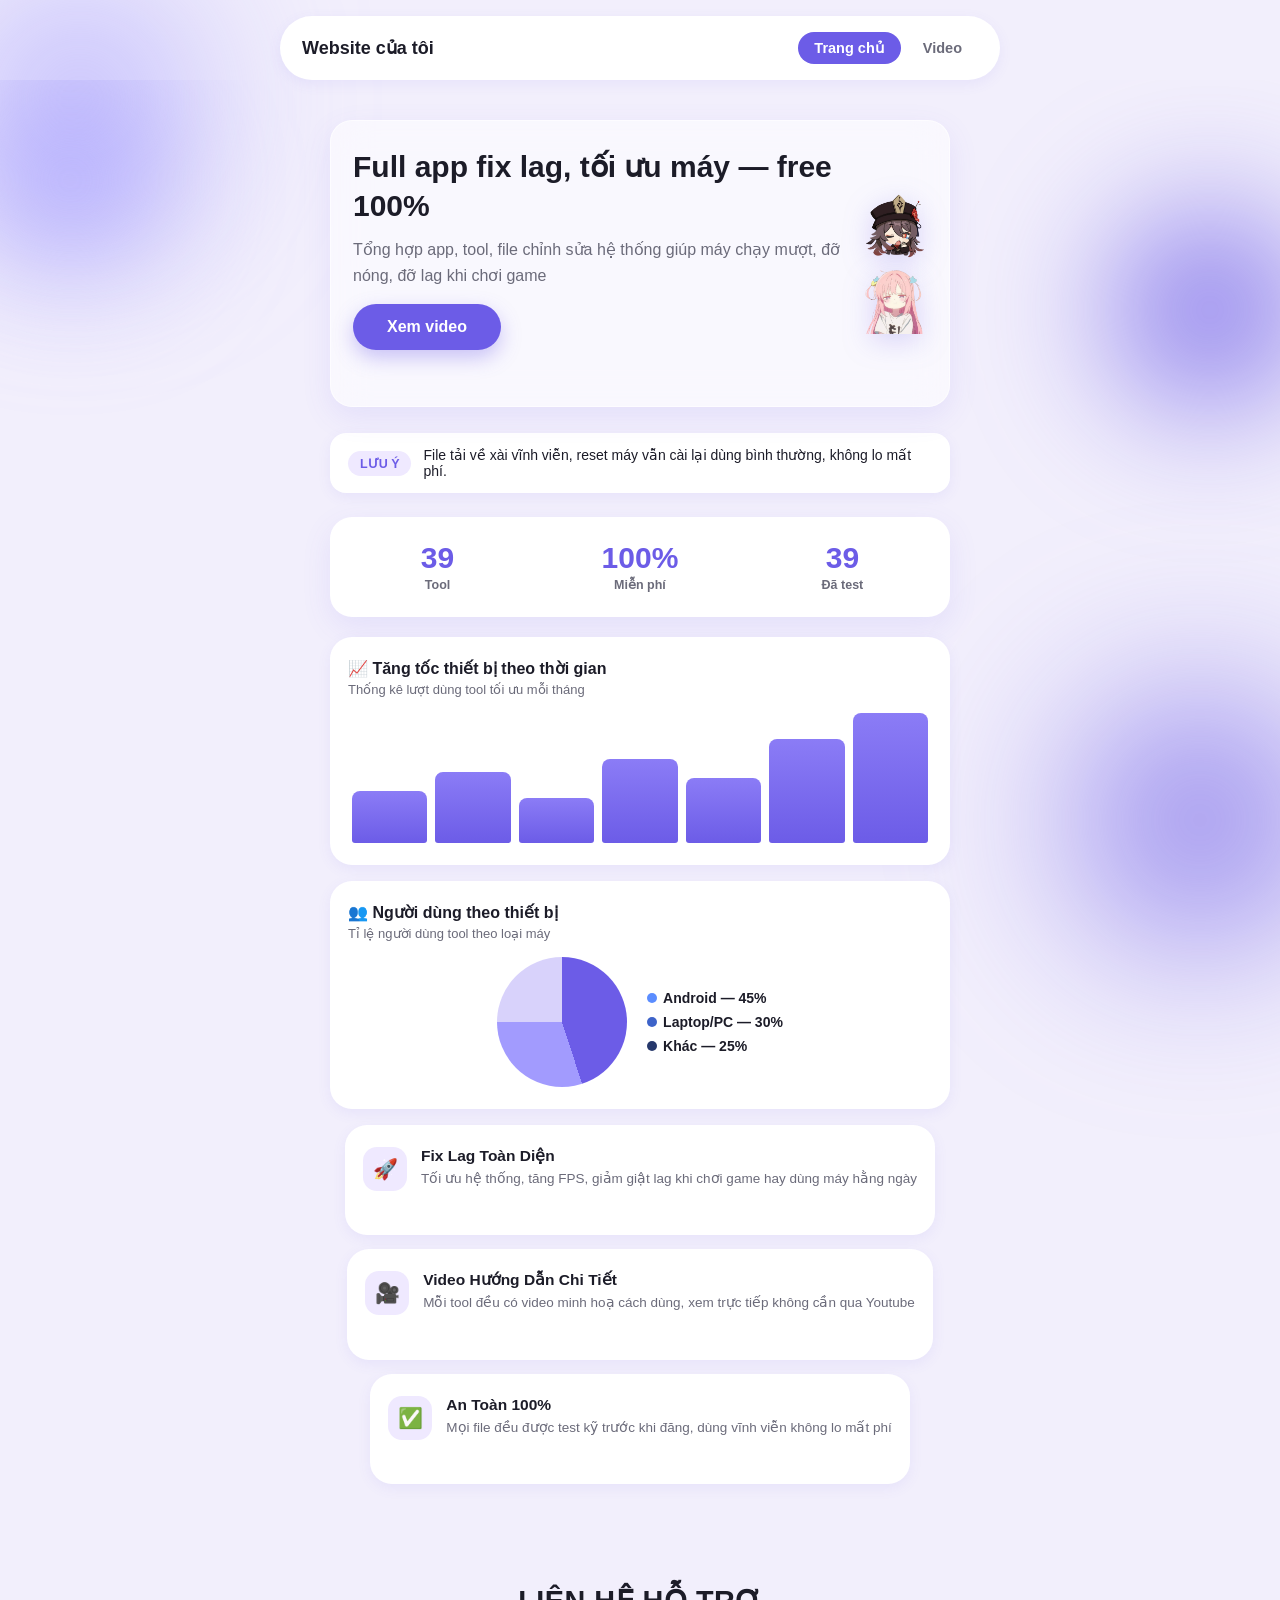
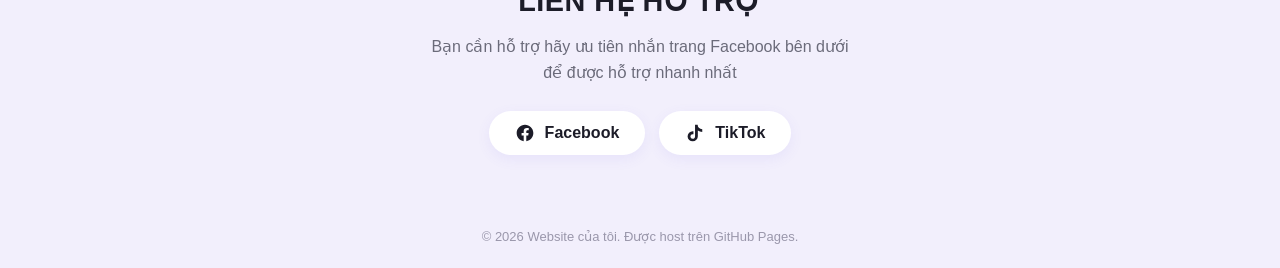
<file: index.html>
<!DOCTYPE html>
<html lang="vi">
<head>
<meta charset="UTF-8">
<meta name="viewport" content="width=device-width, initial-scale=1.0">
<meta name="google-site-verification" content="l7pmv0YOais7IhO-8gGcfG7X9OXu8eJnVeFAGXT8M7o" />
<title>Minh Khang Technology</title>
<link rel="stylesheet" href="assets/style.css">
<script async src="https://pagead2.googlesyndication.com/pagead/js/adsbygoogle.js?client=ca-pub-3148969488890672"
     crossorigin="anonymous"></script>
</head>
<body>

<header class="topbar">
  <div class="logo">Website của tôi</div>
  <nav>
    <a href="index.html" class="active">Trang chủ</a>
    <a href="video.html">Video</a>
  </nav>
</header>

 <main class="hero">
   <div class="hero-glass">
  <div class="hero-top">
    <div class="hero-text">
      <h1>Full app fix lag, tối ưu máy — free 100%</h1>
      <p>Tổng hợp app, tool, file chỉnh sửa hệ thống giúp máy chạy mượt, đỡ nóng, đỡ lag khi chơi game</p>
      <a href="video.html" class="btn-primary">Xem video</a>
    </div>
    <div class="mascot-wrap">
      <img src="assets/mascot.png" alt="Mascot" class="mascot-img">
      <img src="assets/mascot2.png" alt="Mascot 2" class="mascot-img-2">
    </div>
  </div>
</div>
  <div class="banner">
    <b>LƯU Ý</b>
    <span>File tải về xài vĩnh viễn, reset máy vẫn cài lại dùng bình thường, không lo mất phí.</span>
  </div>

  <div class="stats-block">
    <div class="stat-item"><span class="num" data-target="39">0</span><span class="label">Tool</span></div>
    <div class="stat-item"><span class="num" data-target="100" data-suffix="%">0</span><span class="label">Miễn phí</span></div>
    <div class="stat-item"><span class="num" data-target="39">0</span><span class="label">Đã test</span></div>
  </div>

  <div class="chart-block">
    <h3>📈 Tăng tốc thiết bị theo thời gian</h3>
    <div class="chart-sub">Thống kê lượt dùng tool tối ưu mỗi tháng</div>
    <div class="chart-bars" id="chartBars">
      <div class="chart-bar" data-h="40"></div>
      <div class="chart-bar" data-h="55"></div>
      <div class="chart-bar" data-h="35"></div>
      <div class="chart-bar" data-h="65"></div>
      <div class="chart-bar" data-h="50"></div>
      <div class="chart-bar" data-h="80"></div>
      <div class="chart-bar" data-h="100"></div>
    </div>
  </div>

  <div class="pie-block">
    <h3>👥 Người dùng theo thiết bị</h3>
    <div class="chart-sub">Tỉ lệ người dùng tool theo loại máy</div>
    <div class="pie-wrap">
      <div class="pie"></div>
      <div class="pie-legend">
        <div><span class="dot" style="background:#5b8dff"></span>Android — 45%</div>
        <div><span class="dot" style="background:#3d63c9"></span>Laptop/PC — 30%</div>
        <div><span class="dot" style="background:#26386b"></span>Khác — 25%</div>
      </div>
    </div>
  </div>

  <div class="features">
    <div class="feature-card">
      <div class="feature-icon">🚀</div>
      <div><h4>Fix Lag Toàn Diện</h4><p>Tối ưu hệ thống, tăng FPS, giảm giật lag khi chơi game hay dùng máy hằng ngày</p></div>
    </div>
    <div class="feature-card">
      <div class="feature-icon">🎥</div>
      <div><h4>Video Hướng Dẫn Chi Tiết</h4><p>Mỗi tool đều có video minh hoạ cách dùng, xem trực tiếp không cần qua Youtube</p></div>
    </div>
    <div class="feature-card">
      <div class="feature-icon">✅</div>
      <div><h4>An Toàn 100%</h4><p>Mọi file đều được test kỹ trước khi đăng, dùng vĩnh viễn không lo mất phí</p></div>
    </div>
  </div>
</main>
<section class="support-contact">
  <h2>LIÊN HỆ HỖ TRỢ</h2>
  <p>Bạn cần hỗ trợ hãy ưu tiên nhắn trang Facebook bên dưới<br>để được hỗ trợ nhanh nhất</p>
  <div class="support-buttons">
    <a href="https://www.facebook.com/profile.php?id=61578751087759" target="_blank" rel="noopener" class="support-btn">
      <svg viewBox="0 0 24 24" fill="currentColor"><path d="M22 12c0-5.52-4.48-10-10-10S2 6.48 2 12c0 4.99 3.66 9.13 8.44 9.88v-6.99h-2.54v-2.89h2.54V9.8c0-2.51 1.49-3.9 3.77-3.9 1.09 0 2.24.2 2.24.2v2.46h-1.26c-1.24 0-1.63.77-1.63 1.56v1.88h2.78l-.44 2.89h-2.34v6.99C18.34 21.13 22 16.99 22 12z"/></svg>
      Facebook
    </a>
    <a href="https://www.tiktok.com/@khat14013" target="_blank" rel="noopener" class="support-btn">
      <svg viewBox="0 0 24 24" fill="currentColor"><path d="M16.6 5.82c-.9-.98-1.4-2.26-1.4-3.62h-3.14v14.02c0 1.55-1.26 2.8-2.8 2.8a2.8 2.8 0 0 1-2.8-2.8 2.8 2.8 0 0 1 2.8-2.8c.3 0 .6.05.87.14V9.98a6.1 6.1 0 0 0-.87-.06 6.15 6.15 0 0 0-6.15 6.15A6.15 6.15 0 0 0 9.26 22a6.15 6.15 0 0 0 6.15-6.15V9.02a9.03 9.03 0 0 0 5.29 1.7V7.58a5.62 5.62 0 0 1-4.1-1.76z"/></svg>
      TikTok
    </a>
  </div>
</section>
<footer class="footer">
  © 2026 Website của tôi. Được host trên GitHub Pages.
</footer>

<script src="assets/script.js"></script>
</body>
</html>
</file>
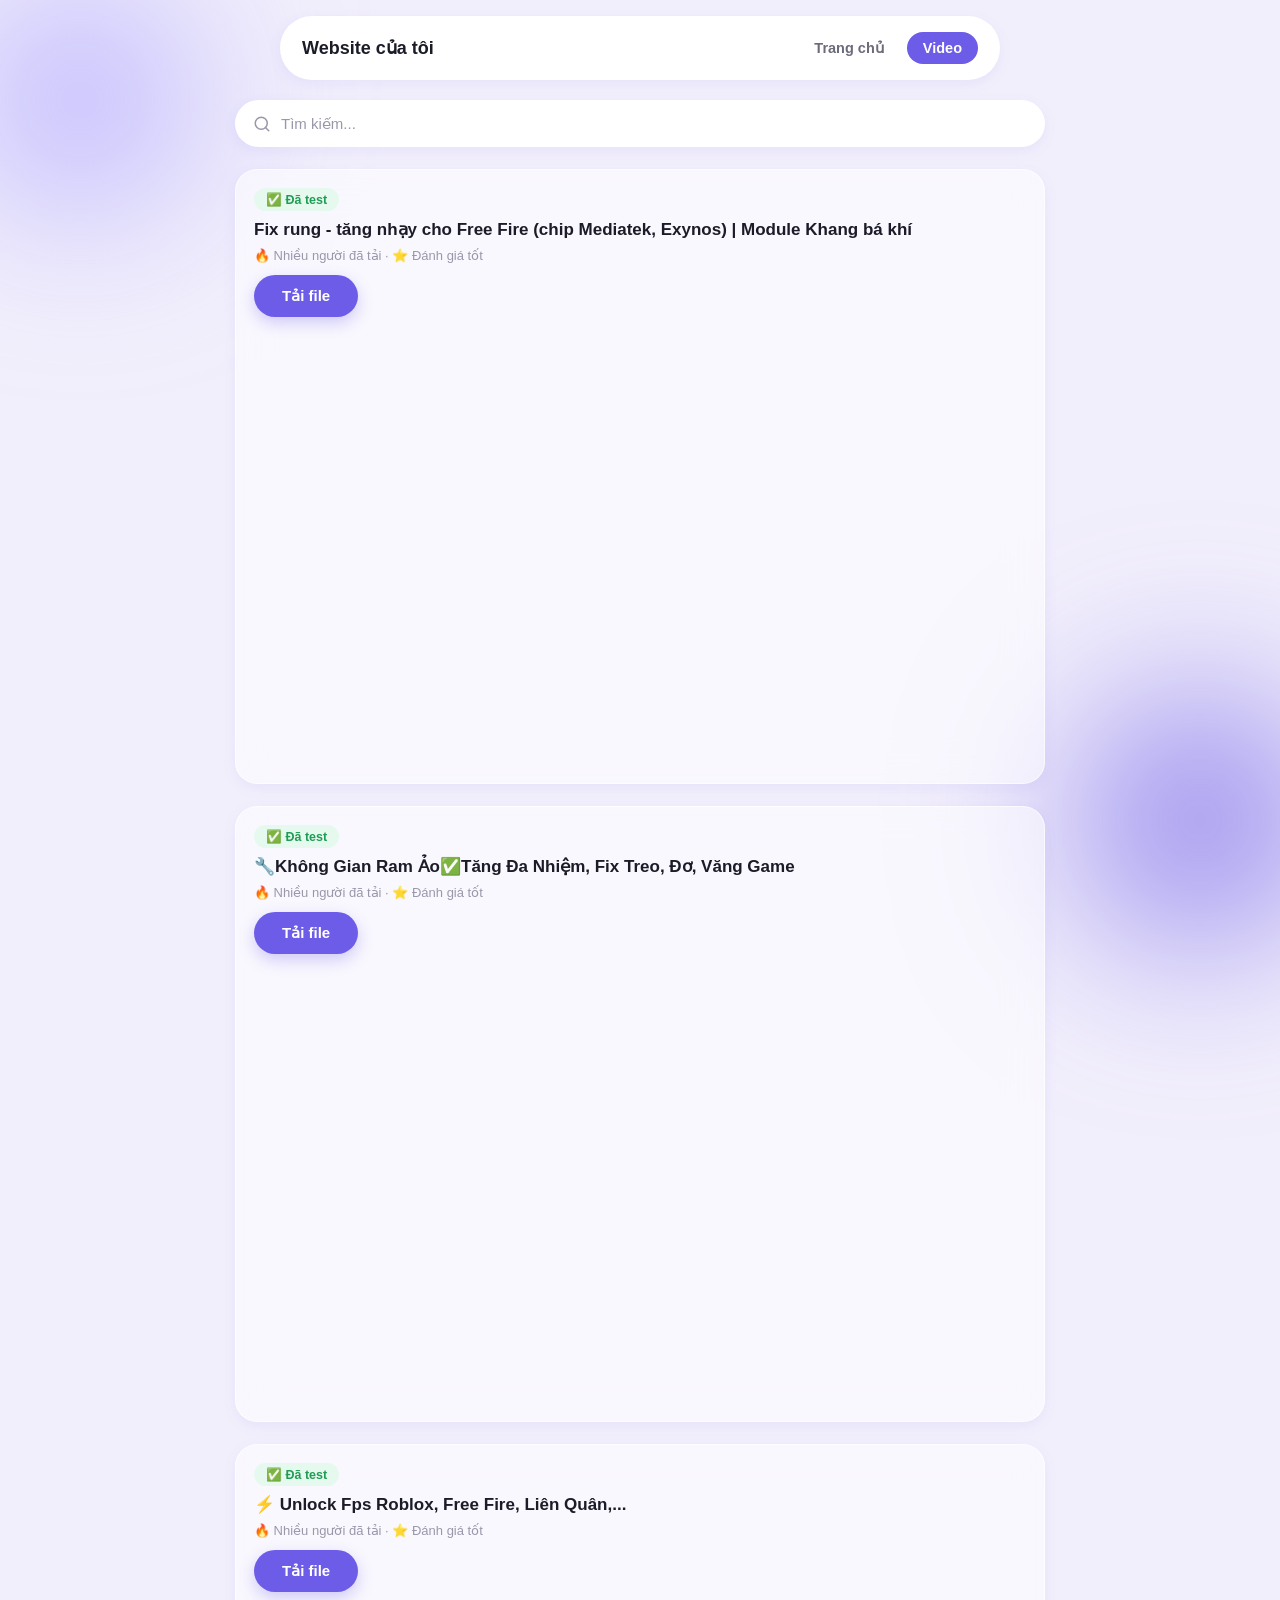
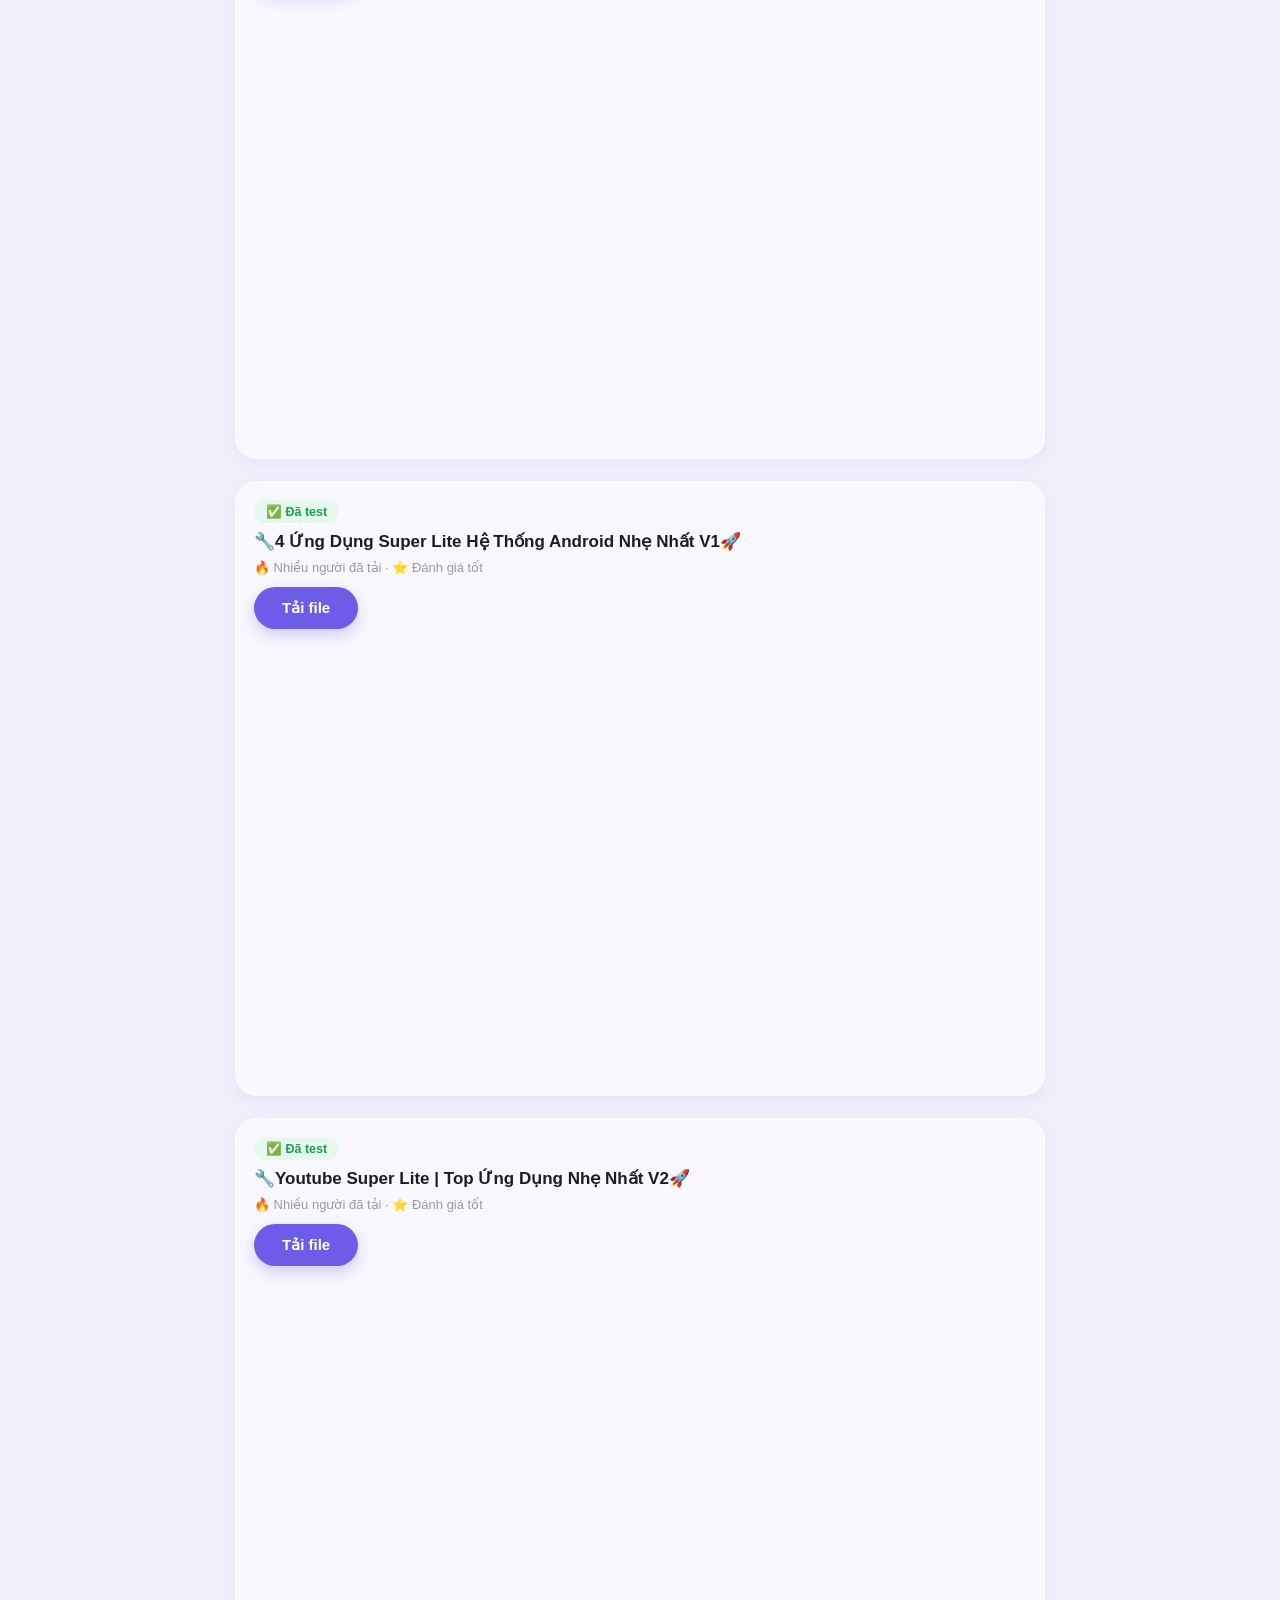
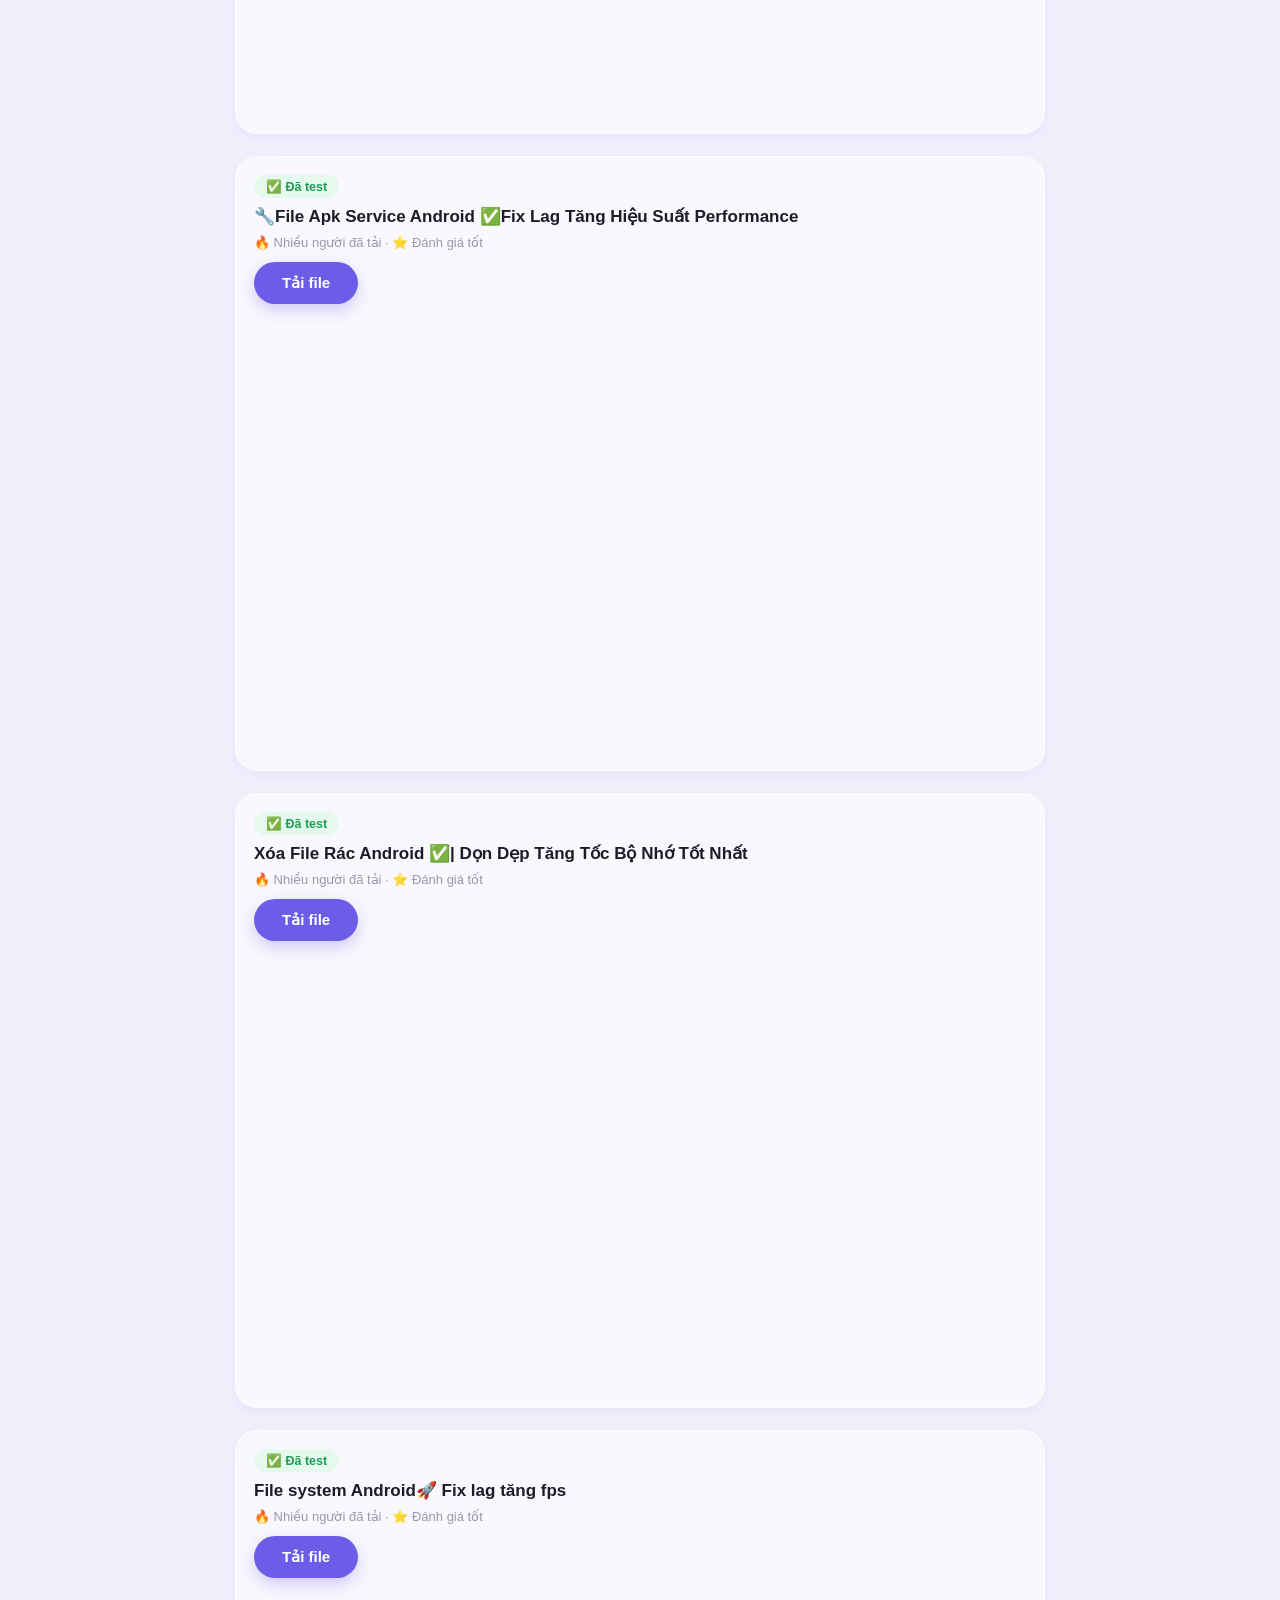
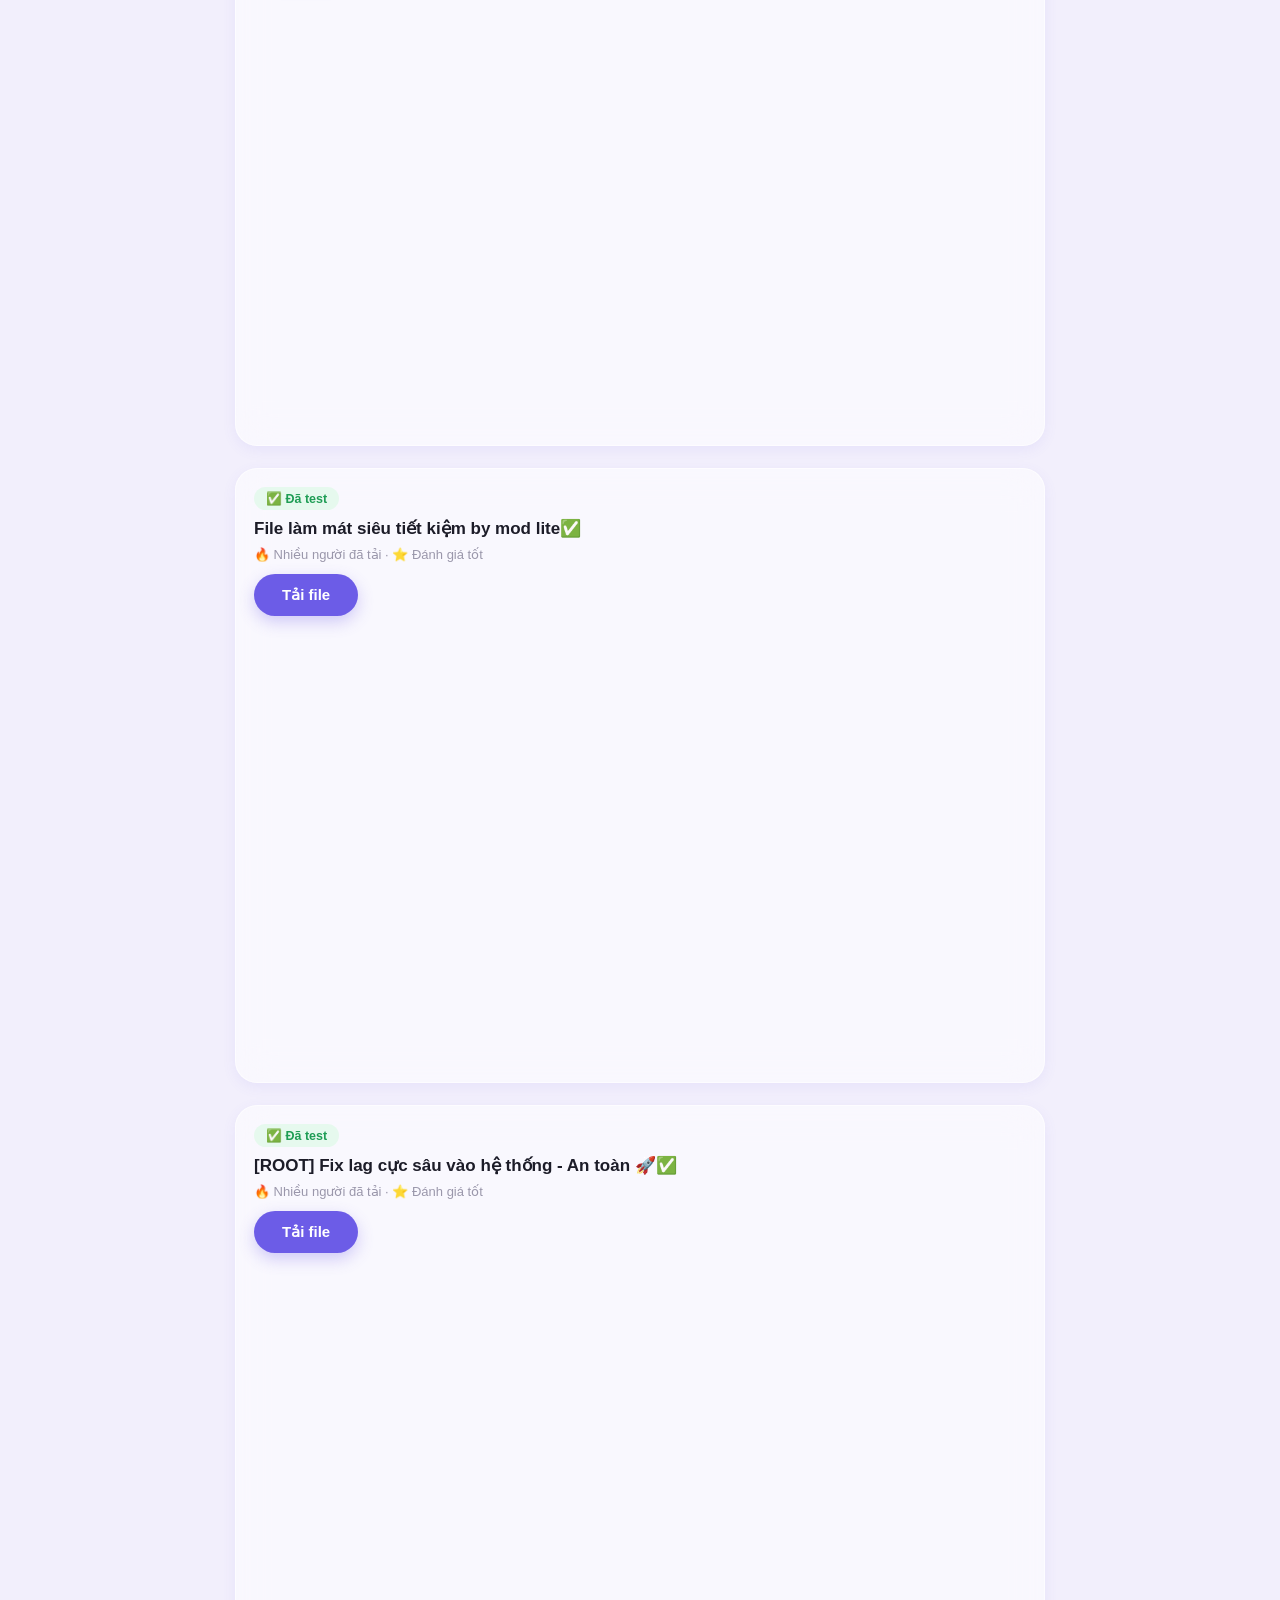
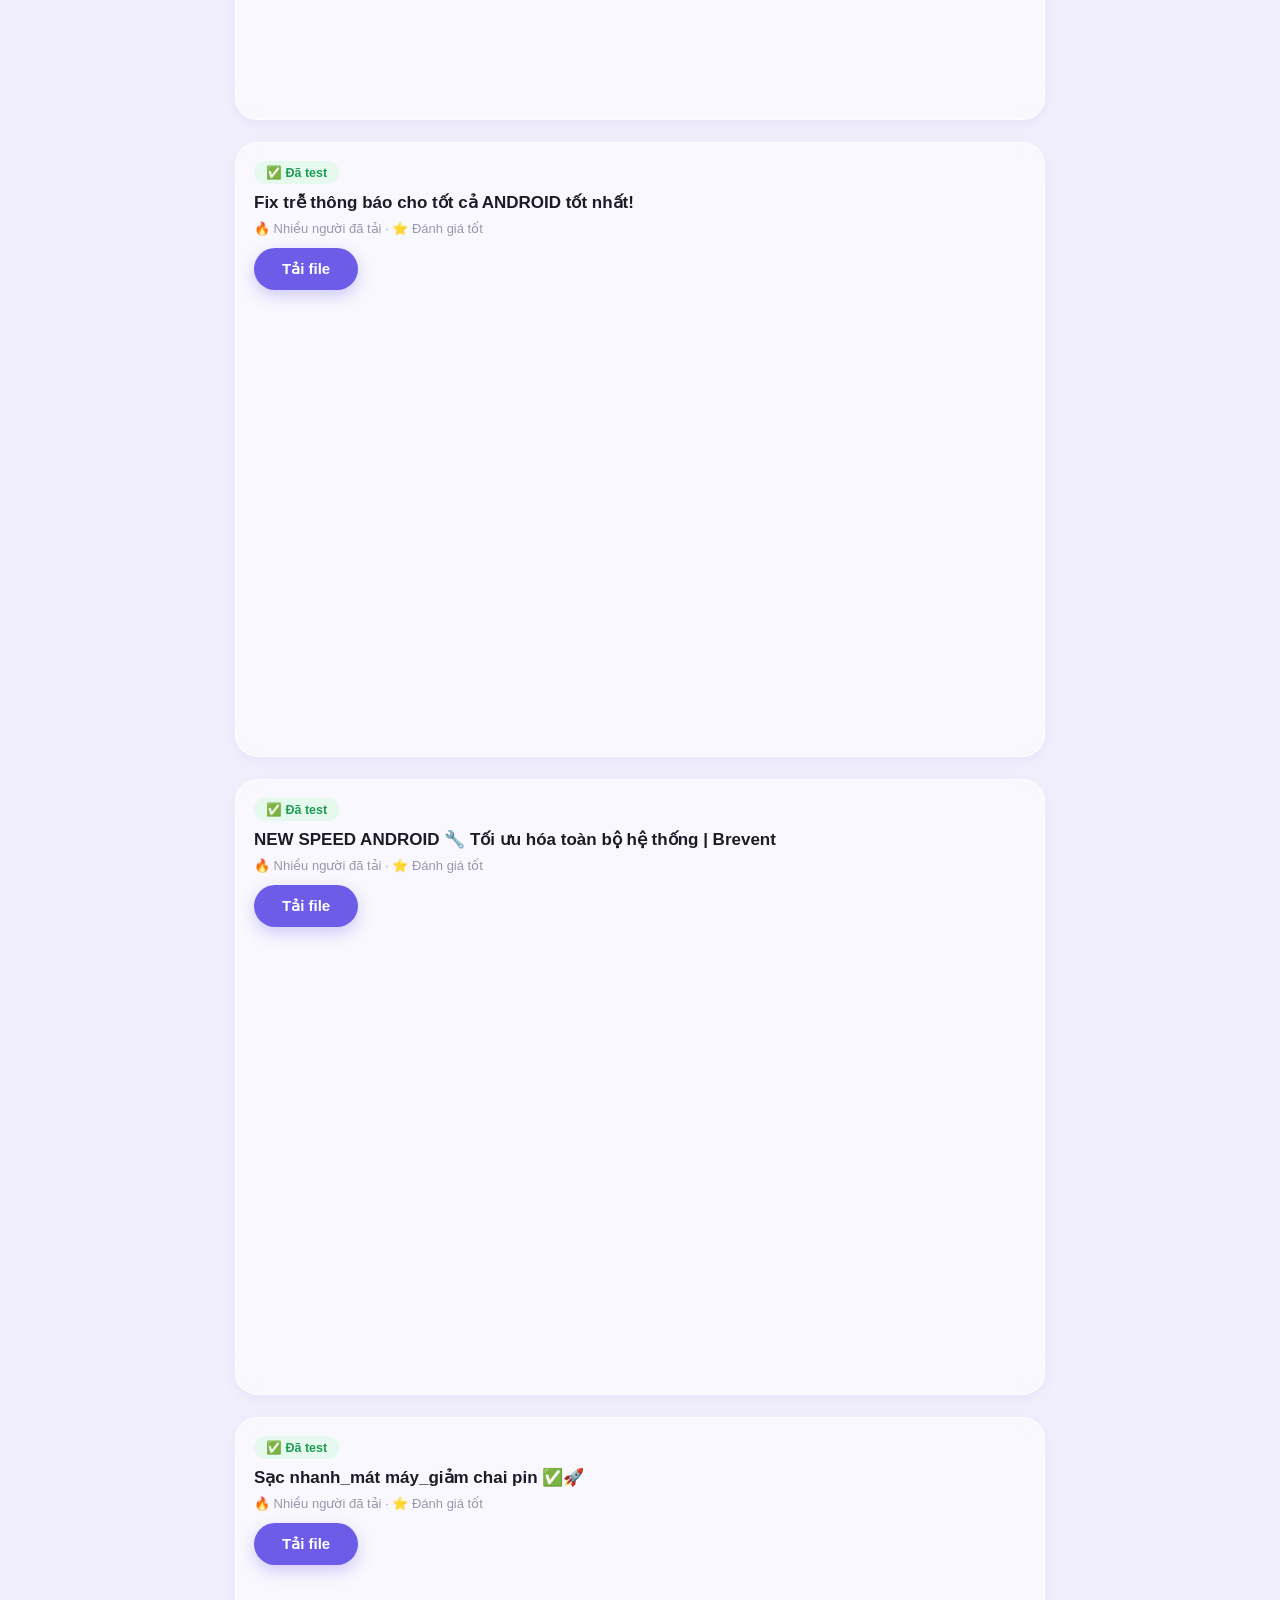
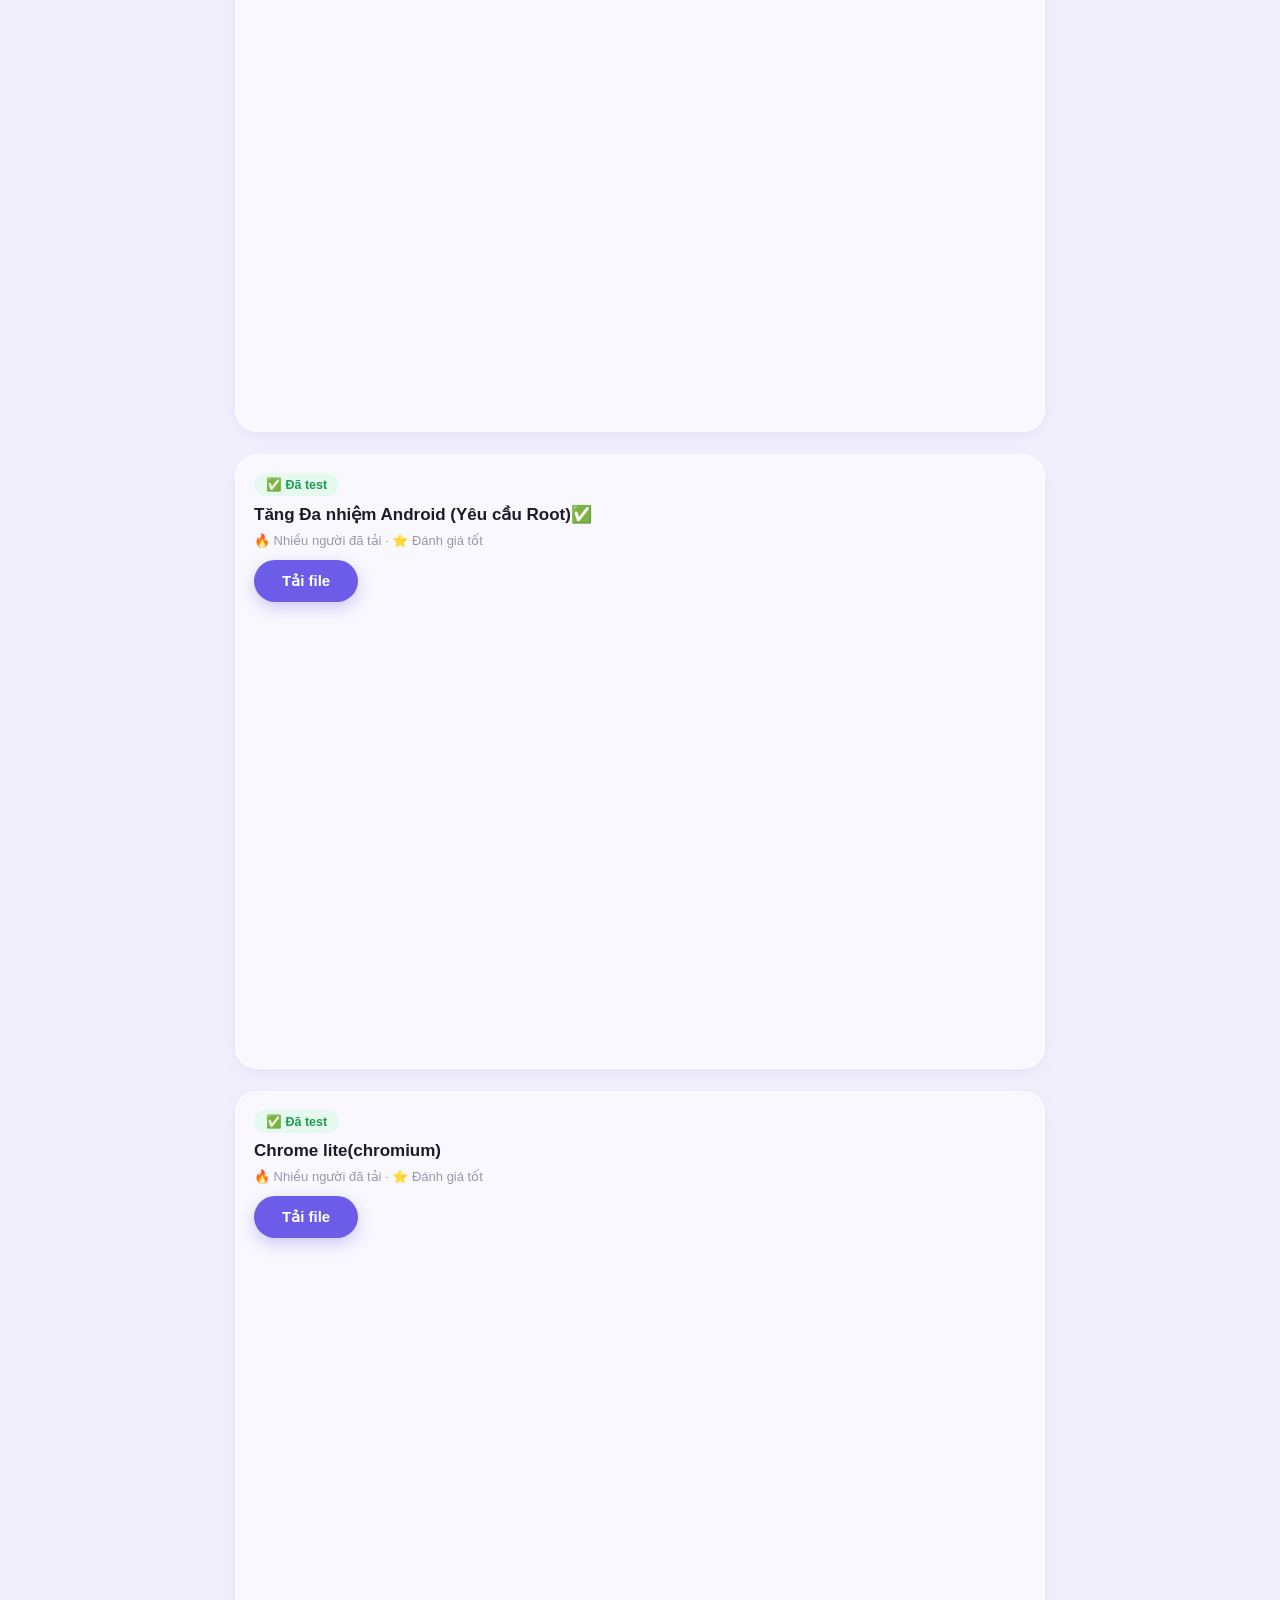
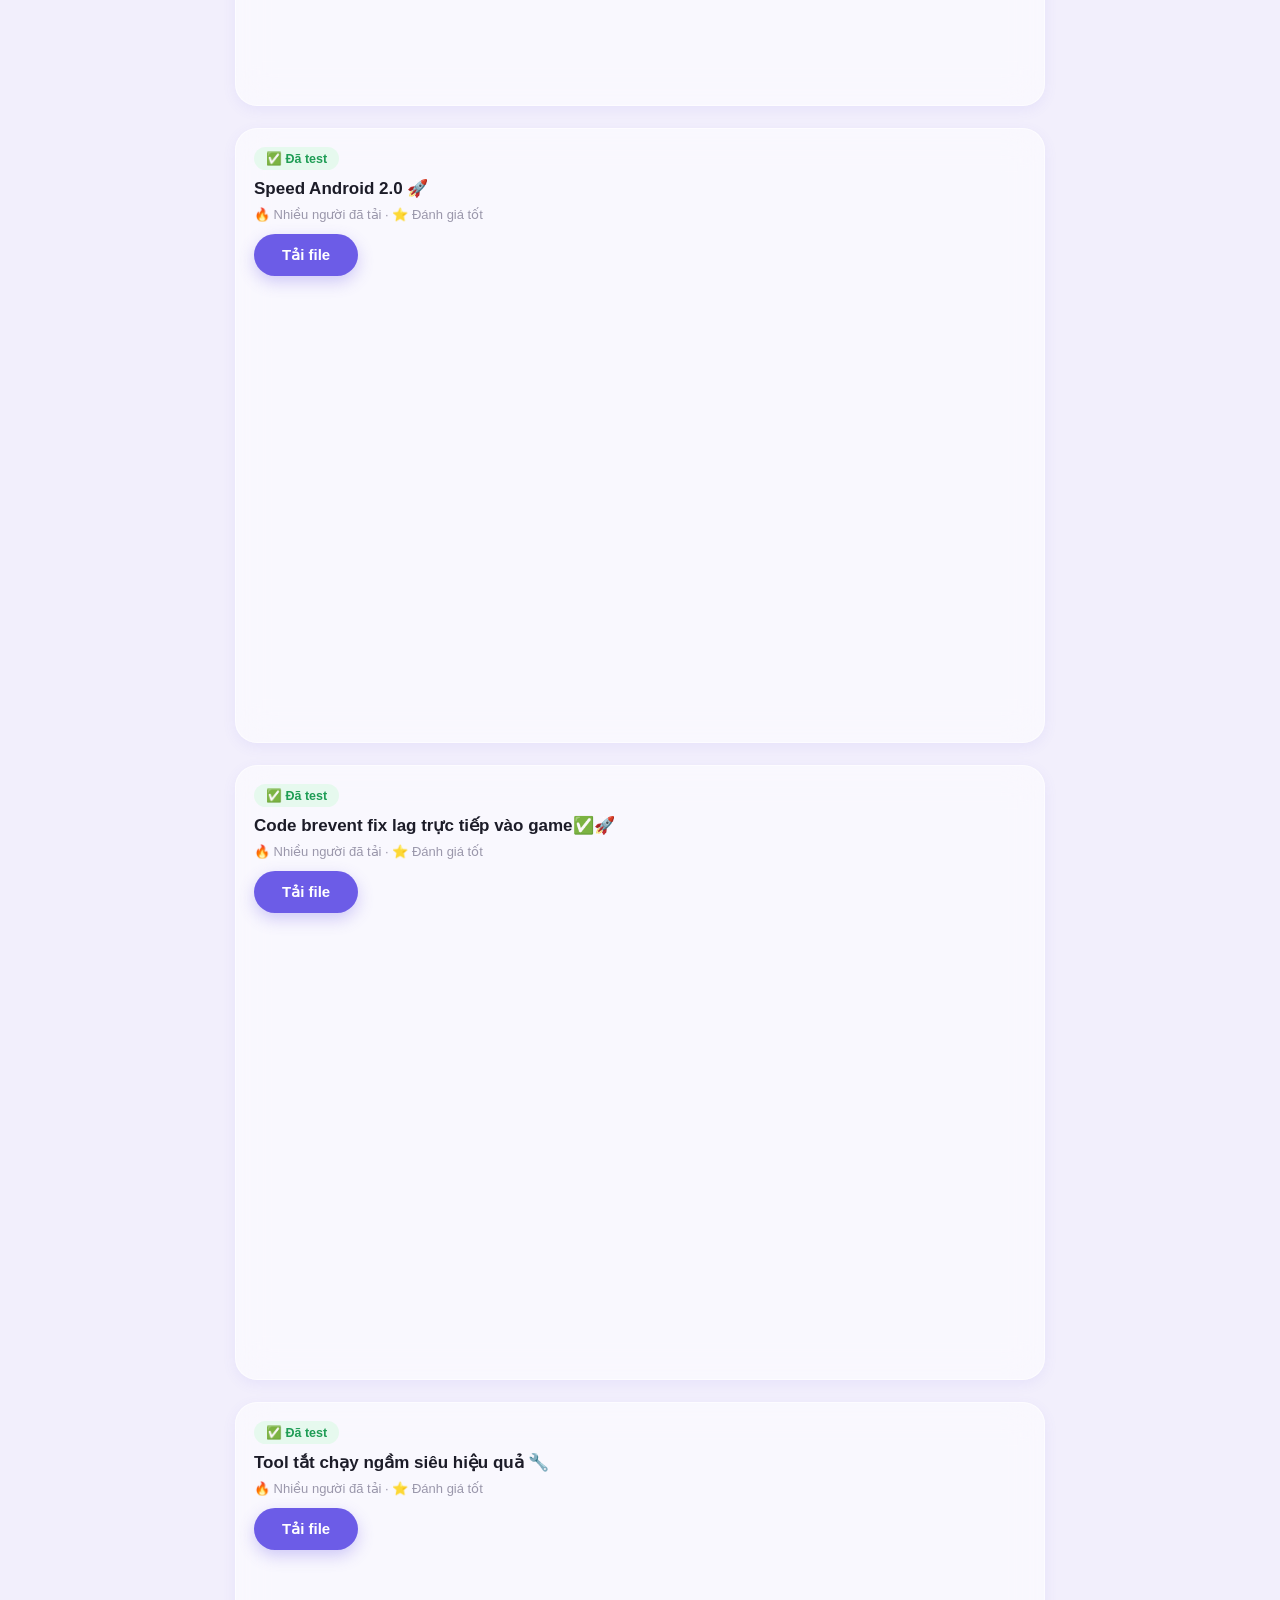
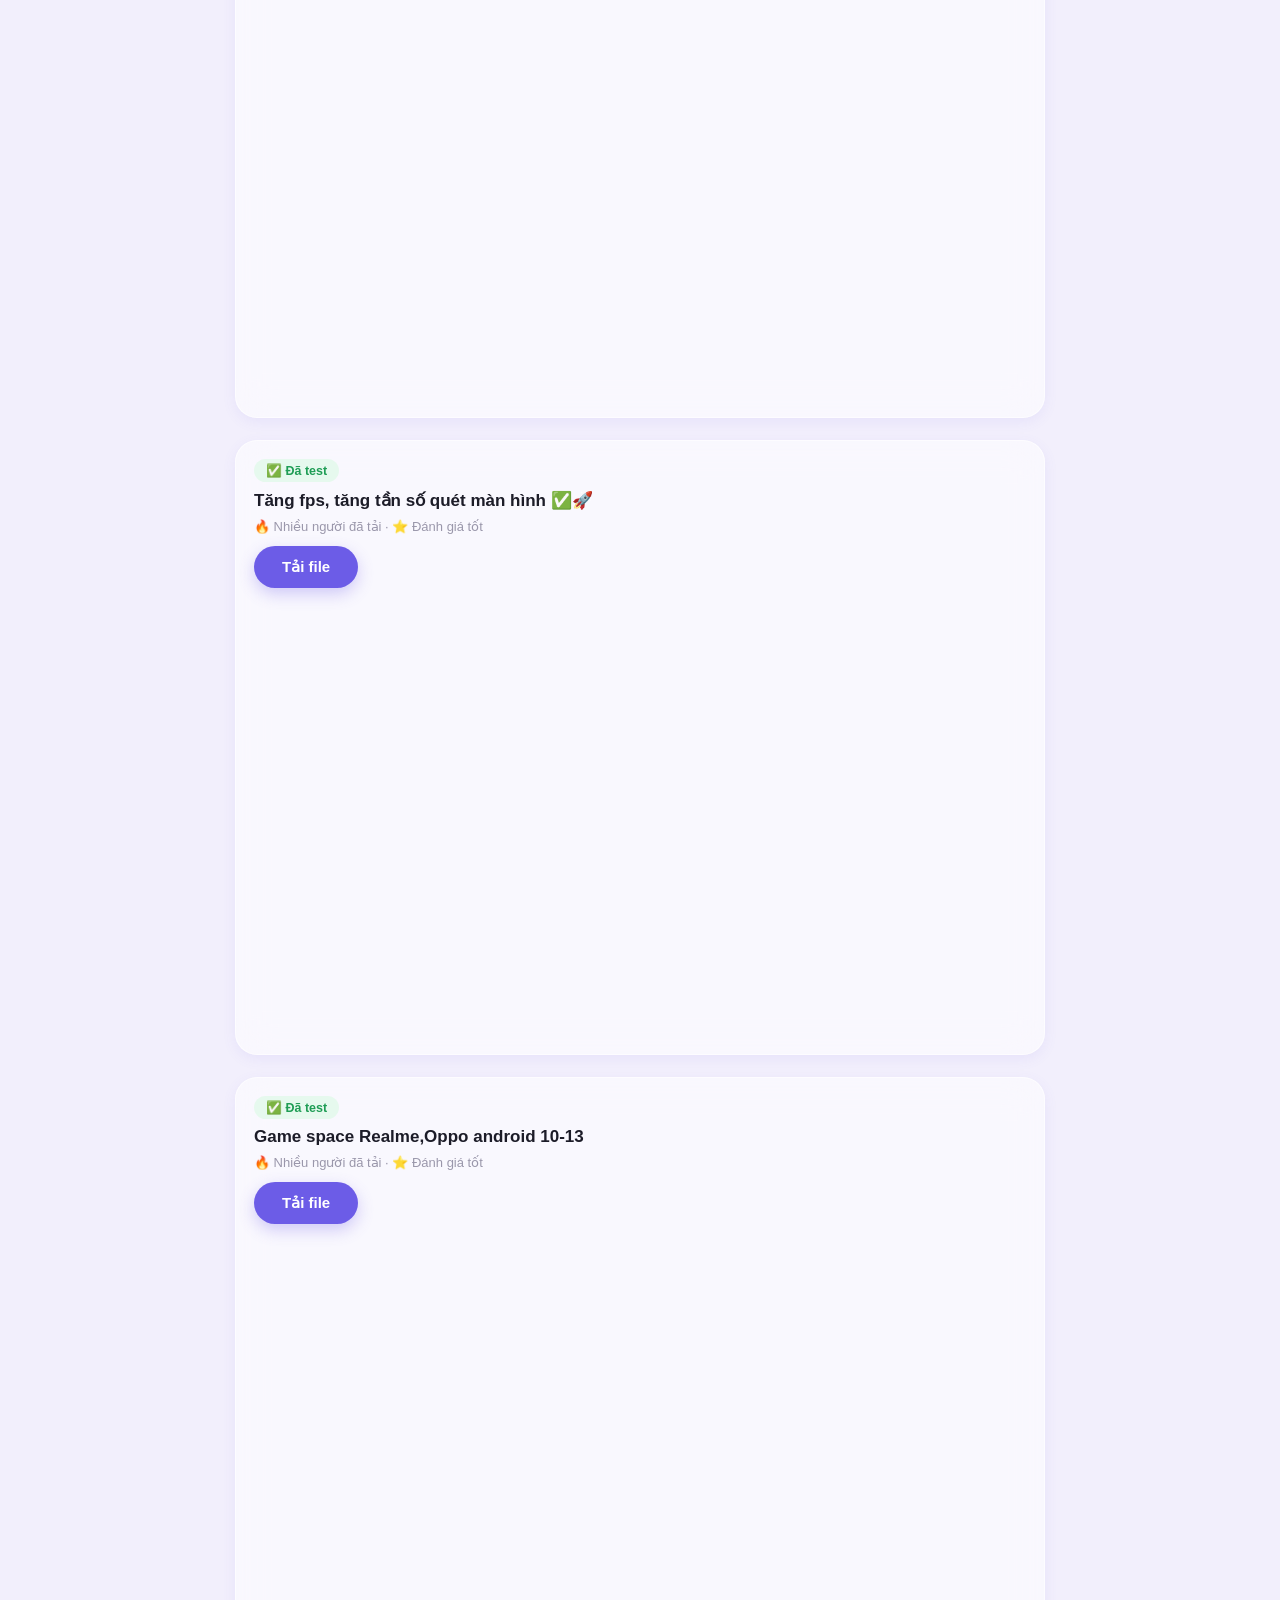
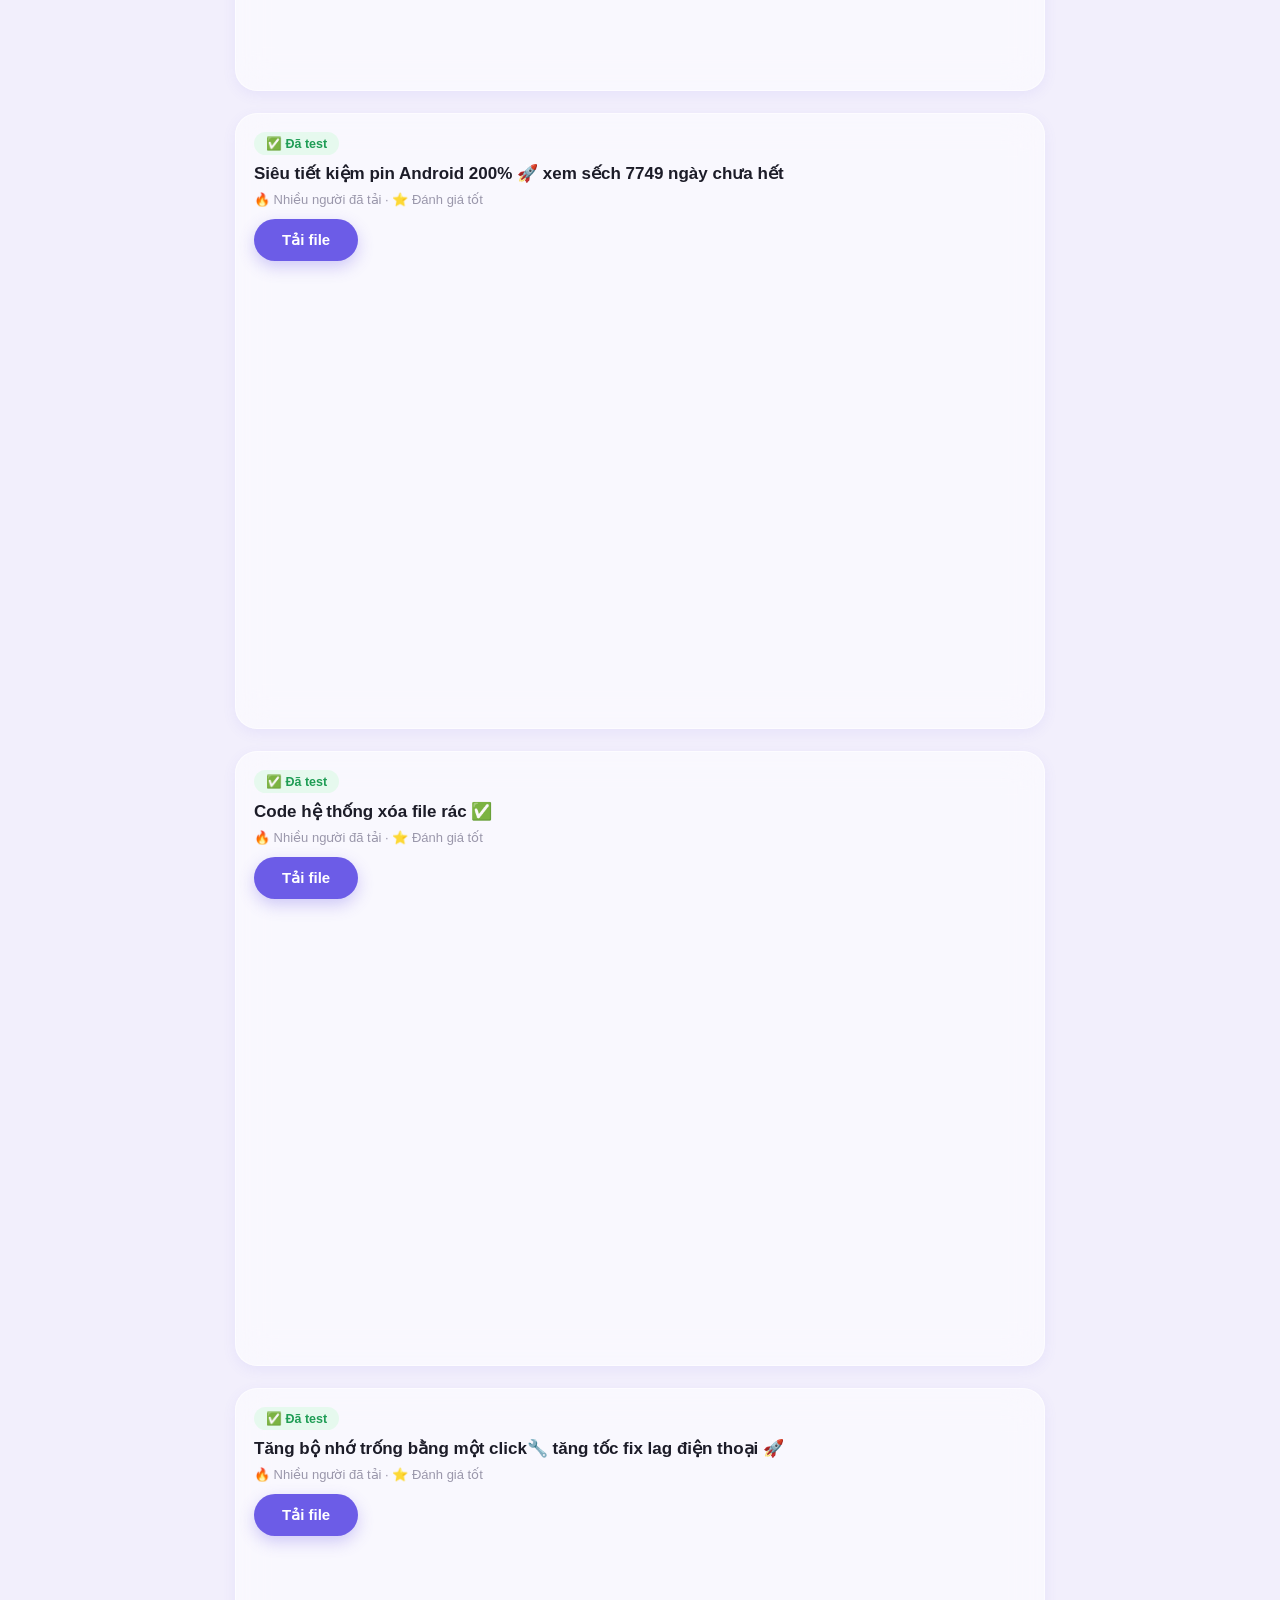
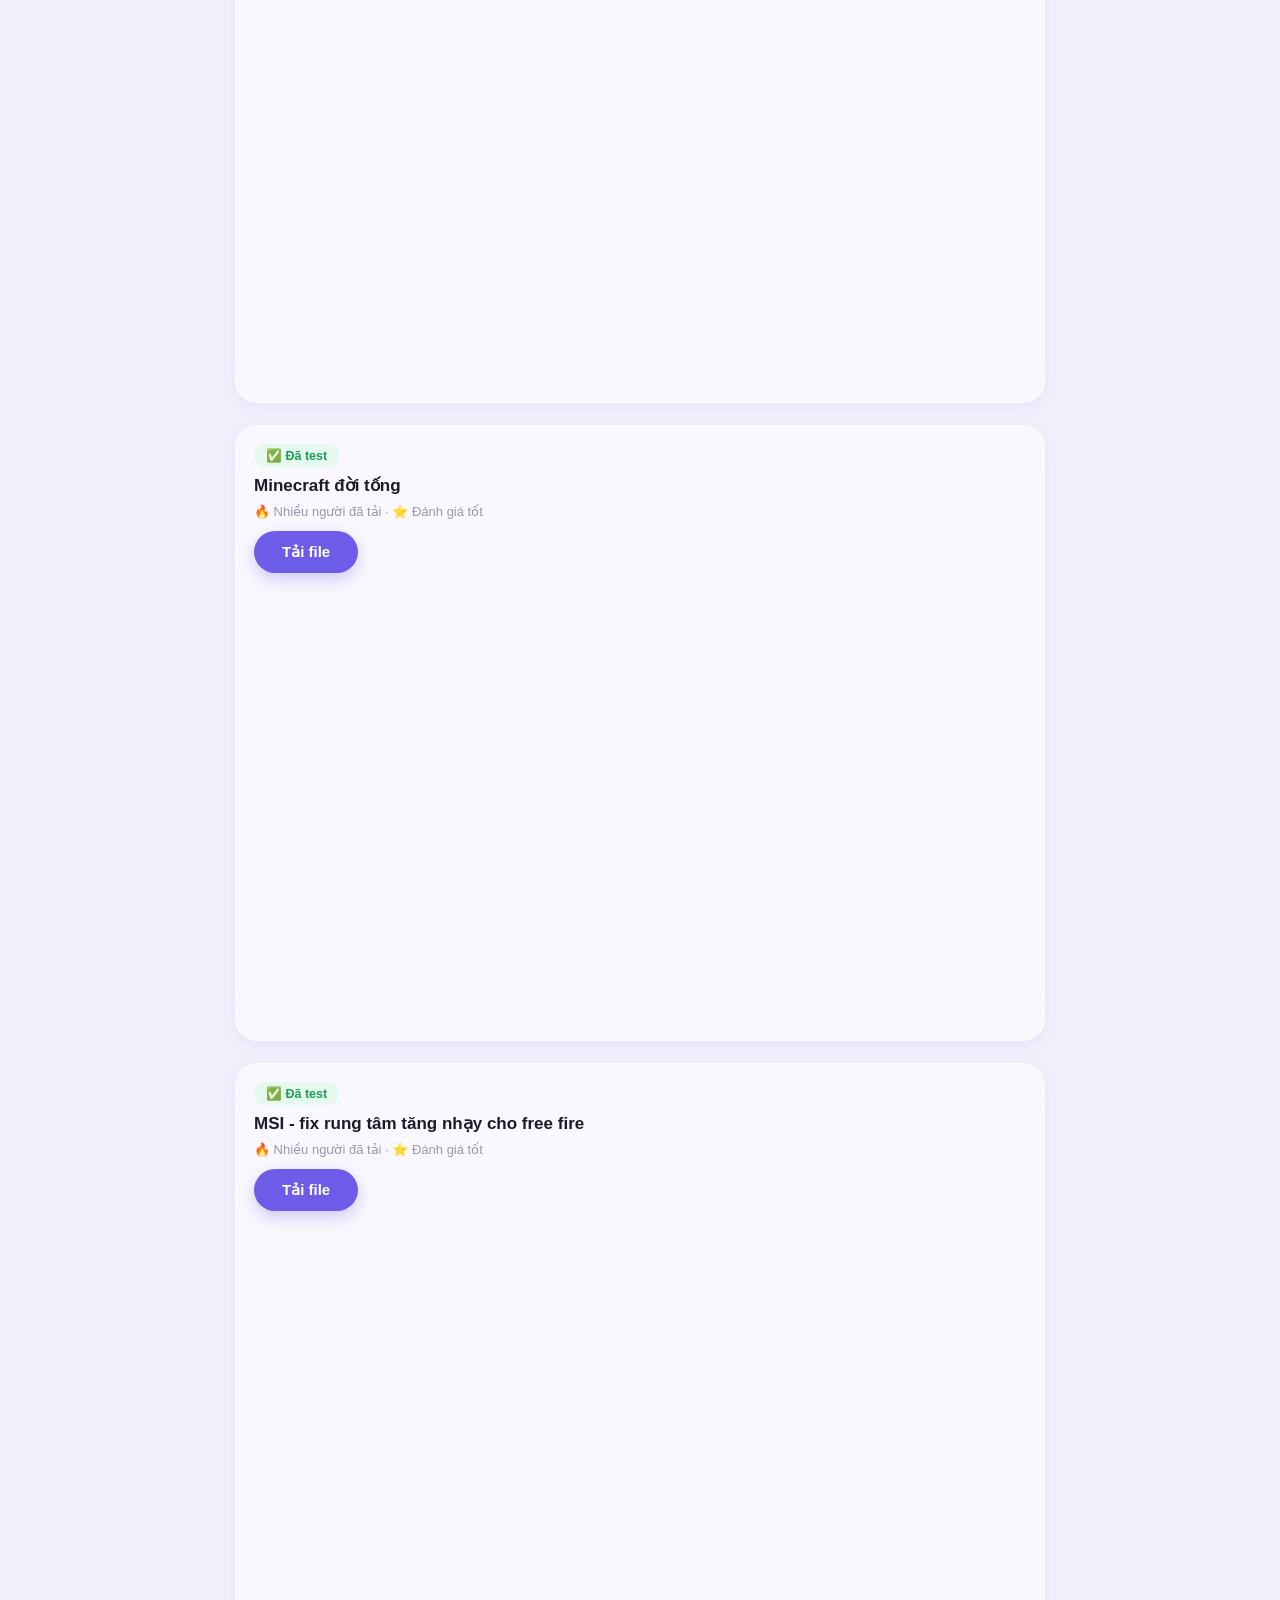
<file: video.html>
<!DOCTYPE html>
<html lang="vi">
<head>
<meta charset="UTF-8">
<meta name="viewport" content="width=device-width, initial-scale=1.0">
<title>Video - Minh Khang Technology</title>
<link rel="stylesheet" href="assets/style.css">
<script async src="https://pagead2.googlesyndication.com/pagead/js/adsbygoogle.js?client=ca-pub-3148969488890672"
     crossorigin="anonymous"></script>
</head>
<body>

<header class="topbar">
  <div class="logo">Website của tôi</div>
  <nav>
    <a href="index.html">Trang chủ</a>
    <a href="video.html" class="active">Video</a>
  </nav>
</header>

<main class="video-page">
  <input type="text" id="searchInput" class="search-box" placeholder="Tìm kiếm..." onkeyup="searchItems()">

  <div id="list">
<div class="card" data-title="Fix rung tăng nhạy cho Free Fire chip Mediatek Exynos Module Khang bá khí">
  <span class="badge">✅ Đã test</span>
  <h3>Fix rung - tăng nhạy cho Free Fire (chip Mediatek, Exynos) | Module Khang bá khí</h3>
  <div class="social-proof">🔥 Nhiều người đã tải · ⭐ Đánh giá tốt</div>
  <a class="download-btn" href="https://www.mediafire.com/file/4x4wikg5yw9rs7w/Fix+rung.zip/file" target="_blank">Tải file</a>
  <div class="video-box"><iframe src="https://www.youtube.com/embed/rsoL_b3GTBw" loading="lazy" allowfullscreen></iframe></div>
</div>
    <div class="card" data-title="Không Gian Ram Ảo Tăng Đa Nhiệm Fix Treo Đơ Văng Game">
      <span class="badge">✅ Đã test</span>
      <h3>🔧Không Gian Ram Ảo✅Tăng Đa Nhiệm, Fix Treo, Đơ, Văng Game</h3>
      <div class="social-proof">🔥 Nhiều người đã tải · ⭐ Đánh giá tốt</div>
      <a class="download-btn" href="https://link4m.org/vvQwLTuw" target="_blank">Tải file</a>
      <div class="video-box"><iframe src="https://www.youtube.com/embed/N3nBjU-6pWc" loading="lazy" allowfullscreen></iframe></div>
    </div>

    <div class="card" data-title="Unlock Fps Roblox Free Fire Liên Quân Tăng Tốc Fix Lag">
      <span class="badge">✅ Đã test</span>
      <h3>⚡ Unlock Fps Roblox, Free Fire, Liên Quân,...</h3>
      <div class="social-proof">🔥 Nhiều người đã tải · ⭐ Đánh giá tốt</div>
      <a class="download-btn" href="https://link4m.net/o72IDzTB" target="_blank">Tải file</a>
      <div class="video-box"><iframe src="https://www.youtube.com/embed/IUnWZXWeW08" loading="lazy" allowfullscreen></iframe></div>
    </div>

    <div class="card" data-title="4 Ứng Dụng Super Lite Hệ Thống Android Nhẹ Nhất V1">
      <span class="badge">✅ Đã test</span>
      <h3>🔧4 Ứng Dụng Super Lite Hệ Thống Android Nhẹ Nhất V1🚀</h3>
      <div class="social-proof">🔥 Nhiều người đã tải · ⭐ Đánh giá tốt</div>
      <a class="download-btn" href="https://link4m.net/aF9VFHq" target="_blank">Tải file</a>
      <div class="video-box"><iframe src="https://www.youtube.com/embed/e-aqOjHg0-I" loading="lazy" allowfullscreen></iframe></div>
    </div>

    <div class="card" data-title="Youtube Super Lite Top Ứng Dụng Hệ Thống Android Nhẹ Nhất V2">
      <span class="badge">✅ Đã test</span>
      <h3>🔧Youtube Super Lite | Top Ứng Dụng Nhẹ Nhất V2🚀</h3>
      <div class="social-proof">🔥 Nhiều người đã tải · ⭐ Đánh giá tốt</div>
      <a class="download-btn" href="https://link4m.net/cCY8OQ" target="_blank">Tải file</a>
      <div class="video-box"><iframe src="https://www.youtube.com/embed/Sup0wxV_7Mo" loading="lazy" allowfullscreen></iframe></div>
    </div>

    <div class="card" data-title="File Apk Service Android Fix Lag Tăng Hiệu Suất Performance">
      <span class="badge">✅ Đã test</span>
      <h3>🔧File Apk Service Android ✅Fix Lag Tăng Hiệu Suất Performance</h3>
      <div class="social-proof">🔥 Nhiều người đã tải · ⭐ Đánh giá tốt</div>
      <a class="download-btn" href="https://link4m.net/Vo5QgO" target="_blank">Tải file</a>
      <div class="video-box"><iframe src="https://www.youtube.com/embed/ZcWG5MRm3yU" loading="lazy" allowfullscreen></iframe></div>
    </div>

    <div class="card" data-title="Xóa File Rác Android Dọn Dẹp Tăng Tốc Bộ Nhớ">
      <span class="badge">✅ Đã test</span>
      <h3>Xóa File Rác Android ✅| Dọn Dẹp Tăng Tốc Bộ Nhớ Tốt Nhất</h3>
      <div class="social-proof">🔥 Nhiều người đã tải · ⭐ Đánh giá tốt</div>
      <a class="download-btn" href="https://link4m.org/zRKIY" target="_blank">Tải file</a>
      <div class="video-box"><iframe src="https://www.youtube.com/embed/Gt-fitInWyk" loading="lazy" allowfullscreen></iframe></div>
    </div>

    <div class="card" data-title="File system Android Fix lag tăng fps">
      <span class="badge">✅ Đã test</span>
      <h3>File system Android🚀 Fix lag tăng fps</h3>
      <div class="social-proof">🔥 Nhiều người đã tải · ⭐ Đánh giá tốt</div>
      <a class="download-btn" href="https://link4m.org/bLMJwOGU" target="_blank">Tải file</a>
      <div class="video-box"><iframe src="https://www.youtube.com/embed/L-QCfcQyock" loading="lazy" allowfullscreen></iframe></div>
    </div>

    <div class="card" data-title="File làm mát siêu tiết kiệm by mod lite">
      <span class="badge">✅ Đã test</span>
      <h3>File làm mát siêu tiết kiệm by mod lite✅</h3>
      <div class="social-proof">🔥 Nhiều người đã tải · ⭐ Đánh giá tốt</div>
      <a class="download-btn" href="https://link4m.org/RoWL2K" target="_blank">Tải file</a>
      <div class="video-box"><iframe src="https://www.youtube.com/embed/5iTXG-cjddM" loading="lazy" allowfullscreen></iframe></div>
    </div>

    <div class="card" data-title="ROOT Fix lag cực sâu vào hệ thống An toàn">
      <span class="badge">✅ Đã test</span>
      <h3>[ROOT] Fix lag cực sâu vào hệ thống - An toàn 🚀✅</h3>
      <div class="social-proof">🔥 Nhiều người đã tải · ⭐ Đánh giá tốt</div>
      <a class="download-btn" href="https://link4m.org/bMjKtLdd" target="_blank">Tải file</a>
      <div class="video-box"><iframe src="https://www.youtube.com/embed/jnuH1jkB9yw" loading="lazy" allowfullscreen></iframe></div>
    </div>

    <div class="card" data-title="Fix trễ thông báo cho tốt cả ANDROID tốt nhất">
      <span class="badge">✅ Đã test</span>
      <h3>Fix trễ thông báo cho tốt cả ANDROID tốt nhất!</h3>
      <div class="social-proof">🔥 Nhiều người đã tải · ⭐ Đánh giá tốt</div>
      <a class="download-btn" href="https://link4m.org/foxYswrn" target="_blank">Tải file</a>
      <div class="video-box"><iframe src="https://www.youtube.com/embed/eOcn4STxaVM" loading="lazy" allowfullscreen></iframe></div>
    </div>

    <div class="card" data-title="NEW SPEED ANDROID Tối ưu hóa toàn bộ hệ thống Brevent">
      <span class="badge">✅ Đã test</span>
      <h3>NEW SPEED ANDROID 🔧 Tối ưu hóa toàn bộ hệ thống | Brevent</h3>
      <div class="social-proof">🔥 Nhiều người đã tải · ⭐ Đánh giá tốt</div>
      <a class="download-btn" href="https://link4m.org/1UlcA" target="_blank">Tải file</a>
      <div class="video-box"><iframe src="https://www.youtube.com/embed/gq2Snktnntk" loading="lazy" allowfullscreen></iframe></div>
    </div>

    <div class="card" data-title="Sạc nhanh mát máy giảm chai pin">
      <span class="badge">✅ Đã test</span>
      <h3>Sạc nhanh_mát máy_giảm chai pin ✅🚀</h3>
      <div class="social-proof">🔥 Nhiều người đã tải · ⭐ Đánh giá tốt</div>
      <a class="download-btn" href="https://link4m.org/fdQVg1Qx" target="_blank">Tải file</a>
      <div class="video-box"><iframe src="https://www.youtube.com/embed/dQmUhlmk9Gw" loading="lazy" allowfullscreen></iframe></div>
    </div>

    <div class="card" data-title="Tăng Đa nhiệm Android Yêu cầu Root">
      <span class="badge">✅ Đã test</span>
      <h3>Tăng Đa nhiệm Android (Yêu cầu Root)✅</h3>
      <div class="social-proof">🔥 Nhiều người đã tải · ⭐ Đánh giá tốt</div>
      <a class="download-btn" href="https://link4m.net/Nb2ds" target="_blank">Tải file</a>
      <div class="video-box"><iframe src="https://www.youtube.com/embed/FvyA_RlgErA" loading="lazy" allowfullscreen></iframe></div>
    </div>

    <div class="card" data-title="Chrome lite chromium">
      <span class="badge">✅ Đã test</span>
      <h3>Chrome lite(chromium)</h3>
      <div class="social-proof">🔥 Nhiều người đã tải · ⭐ Đánh giá tốt</div>
      <a class="download-btn" href="https://link4m.net/Mp2vHLv2" target="_blank">Tải file</a>
      <div class="video-box"><iframe src="https://www.youtube.com/embed/Bq-uaG1-1oo" loading="lazy" allowfullscreen></iframe></div>
    </div>

    <div class="card" data-title="Speed Android 2.0">
      <span class="badge">✅ Đã test</span>
      <h3>Speed Android 2.0 🚀</h3>
      <div class="social-proof">🔥 Nhiều người đã tải · ⭐ Đánh giá tốt</div>
      <a class="download-btn" href="https://link4m.org/dTRexT" target="_blank">Tải file</a>
      <div class="video-box"><iframe src="https://www.youtube.com/embed/G5bgQLm4JSU" loading="lazy" allowfullscreen></iframe></div>
    </div>

    <div class="card" data-title="Code brevent fix lag trực tiếp vào game">
      <span class="badge">✅ Đã test</span>
      <h3>Code brevent fix lag trực tiếp vào game✅🚀</h3>
      <div class="social-proof">🔥 Nhiều người đã tải · ⭐ Đánh giá tốt</div>
      <a class="download-btn" href="https://link4m.net/BH0AFLs" target="_blank">Tải file</a>
      <div class="video-box"><iframe src="https://www.youtube.com/embed/rmx7nteAknI" loading="lazy" allowfullscreen></iframe></div>
    </div>

    <div class="card" data-title="Tool tắt chạy ngầm siêu hiệu quả">
      <span class="badge">✅ Đã test</span>
      <h3>Tool tắt chạy ngầm siêu hiệu quả 🔧</h3>
      <div class="social-proof">🔥 Nhiều người đã tải · ⭐ Đánh giá tốt</div>
      <a class="download-btn" href="https://link4m.org/mmQIsE" target="_blank">Tải file</a>
      <div class="video-box"><iframe src="https://www.youtube.com/embed/GWMVUwU1Ey0" loading="lazy" allowfullscreen></iframe></div>
    </div>

    <div class="card" data-title="Tăng fps tăng tần số quét màn hình">
      <span class="badge">✅ Đã test</span>
      <h3>Tăng fps, tăng tần số quét màn hình ✅🚀</h3>
      <div class="social-proof">🔥 Nhiều người đã tải · ⭐ Đánh giá tốt</div>
      <a class="download-btn" href="https://link4m.org/AGHHz" target="_blank">Tải file</a>
      <div class="video-box"><iframe src="https://www.youtube.com/embed/AaSrhrR_Ypc" loading="lazy" allowfullscreen></iframe></div>
    </div>

    <div class="card" data-title="Game space Realme Oppo Android 10 13">
      <span class="badge">✅ Đã test</span>
      <h3>Game space Realme,Oppo android 10-13</h3>
      <div class="social-proof">🔥 Nhiều người đã tải · ⭐ Đánh giá tốt</div>
      <a class="download-btn" href="https://link4m.net/m8sPgwxc" target="_blank">Tải file</a>
      <div class="video-box"><iframe src="https://www.youtube.com/embed/OpmeXbXcGzk" loading="lazy" allowfullscreen></iframe></div>
    </div>

    <div class="card" data-title="Siêu tiết kiệm pin Android 200%">
      <span class="badge">✅ Đã test</span>
      <h3>Siêu tiết kiệm pin Android 200% 🚀 xem sếch 7749 ngày chưa hết</h3>
      <div class="social-proof">🔥 Nhiều người đã tải · ⭐ Đánh giá tốt</div>
      <a class="download-btn" href="https://link4m.net/gH4zDsIE" target="_blank">Tải file</a>
      <div class="video-box"><iframe src="https://www.youtube.com/embed/D0iBGuq-2Bg" loading="lazy" allowfullscreen></iframe></div>
    </div>

    <div class="card" data-title="Code hệ thống xóa file rác">
      <span class="badge">✅ Đã test</span>
      <h3>Code hệ thống xóa file rác ✅</h3>
      <div class="social-proof">🔥 Nhiều người đã tải · ⭐ Đánh giá tốt</div>
      <a class="download-btn" href="https://link4m.org/BReNk" target="_blank">Tải file</a>
      <div class="video-box"><iframe src="https://www.youtube.com/embed/HUQyFWeY6Ug" loading="lazy" allowfullscreen></iframe></div>
    </div>

    <div class="card" data-title="Tăng bộ nhớ trống bằng một click Tăng tốc fix lag điện thoại">
      <span class="badge">✅ Đã test</span>
      <h3>Tăng bộ nhớ trống bằng một click🔧 tăng tốc fix lag điện thoại 🚀</h3>
      <div class="social-proof">🔥 Nhiều người đã tải · ⭐ Đánh giá tốt</div>
      <a class="download-btn" href="https://link4m.net/fUgIrbeX" target="_blank">Tải file</a>
      <div class="video-box"><iframe src="https://www.youtube.com/embed/VKuUk3Gk_WI" loading="lazy" allowfullscreen></iframe></div>
    </div>

    <div class="card" data-title="Minecraft đời tống">
      <span class="badge">✅ Đã test</span>
      <h3>Minecraft đời tống</h3>
      <div class="social-proof">🔥 Nhiều người đã tải · ⭐ Đánh giá tốt</div>
      <a class="download-btn" href="https://link4m.net/jbXvJu" target="_blank">Tải file</a>
      <div class="video-box"><iframe src="https://www.youtube.com/embed/r9PmVOwaRXU" loading="lazy" allowfullscreen></iframe></div>
    </div>

    <div class="card" data-title="MSI Fix rung tâm tăng nhạy cho Free Fire">
      <span class="badge">✅ Đã test</span>
      <h3>MSI - fix rung tâm tăng nhạy cho free fire</h3>
      <div class="social-proof">🔥 Nhiều người đã tải · ⭐ Đánh giá tốt</div>
      <a class="download-btn" href="https://link4m.org/ZGHV8S" target="_blank">Tải file</a>
      <div class="video-box"><iframe src="https://www.youtube.com/embed/SRnSSBug9V0" loading="lazy" allowfullscreen></iframe></div>
    </div>

    <div class="card" data-title="Bật chế độ Performance">
      <span class="badge">✅ Đã test</span>
      <h3>🔑Chế Độ Gaming ✅</h3>
      <div class="social-proof">🔥 Nhiều người đã tải · ⭐ Đánh giá tốt</div>
      <a class="download-btn" href="https://link4m.net/30jZpF" target="_blank">Tải file</a>
      <div class="video-box"><iframe src="https://www.youtube.com/embed/Gkcijk5rbzw" loading="lazy" allowfullscreen></iframe></div>
    </div>

    <div class="card" data-title="Hủy diệt Lag Android v2 mới nhất">
      <span class="badge">✅ Đã test</span>
      <h3>⚡ Hủy diệt Lag Android v2 mới nhất</h3>
      <div class="social-proof">🔥 Nhiều người đã tải · ⭐ Đánh giá tốt</div>
      <a class="download-btn" href="https://link4m.net/WAUeFYSa" target="_blank">Tải file</a>
      <div class="video-box"><iframe src="https://www.youtube.com/embed/YeLHGyrbCeg" loading="lazy" allowfullscreen></iframe></div>
    </div>

    <div class="card" data-title="ShizuPeter">
      <span class="badge">✅ Đã test</span>
      <h3>ShizuPeter</h3>
      <div class="social-proof">🔥 Nhiều người đã tải · ⭐ Đánh giá tốt</div>
      <a class="download-btn" href="https://link4m.org/z8OiZF" target="_blank">Tải file</a>
      <div class="video-box"><iframe src="https://www.youtube.com/embed/EfHje2zAGGc" loading="lazy" allowfullscreen></iframe></div>
    </div>

    <div class="card" data-title="Discord Lite">
      <span class="badge">✅ Đã test</span>
      <h3>Discord Lite</h3>
      <div class="social-proof">🔥 Nhiều người đã tải · ⭐ Đánh giá tốt</div>
      <a class="download-btn" href="https://link4m.org/pXp0N" target="_blank">Tải file</a>
      <div class="video-box"><iframe src="https://www.youtube.com/embed/rwQcs2G2fOM" loading="lazy" allowfullscreen></iframe></div>
    </div>

    <div class="card" data-title="GameBooster Lite Vip">
      <span class="badge">✅ Đã test</span>
      <h3>GameBooster Lite Vip🚀</h3>
      <div class="social-proof">🔥 Nhiều người đã tải · ⭐ Đánh giá tốt</div>
      <a class="download-btn" href="https://link4m.org/2YrTRc" target="_blank">Tải file</a>
      <div class="video-box"><iframe src="https://www.youtube.com/embed/PJOH5m_tEM0" loading="lazy" allowfullscreen></iframe></div>
    </div>

    <div class="card" data-title="Tối Ưu Android">
      <span class="badge">✅ Đã test</span>
      <h3>TỐI ƯU ANDROID</h3>
      <div class="social-proof">🔥 Nhiều người đã tải · ⭐ Đánh giá tốt</div>
      <a class="download-btn" href="https://link4m.org/WcvS5dn" target="_blank">Tải file</a>
      <div class="video-box"><iframe src="https://www.youtube.com/embed/huSl6ojAwT0" loading="lazy" allowfullscreen></iframe></div>
    </div>

    <div class="card" data-title="Tối Ưu CPU RAM GPU Siêu Vip">
      <span class="badge">✅ Đã test</span>
      <h3>TỐI ƯU CPU_RAM_GPU SIÊU VIP</h3>
      <div class="social-proof">🔥 Nhiều người đã tải · ⭐ Đánh giá tốt</div>
      <a class="download-btn" href="https://link4m.net/LkwnE" target="_blank">Tải file</a>
      <div class="video-box"><iframe src="https://www.youtube.com/embed/egbdvPTTMNQ" loading="lazy" allowfullscreen></iframe></div>
    </div>

    <div class="card" data-title="Fix lag FF Max Tất cả game">
      <span class="badge">✅ Đã test</span>
      <h3>Fix lag FF Max & Tất cả game🚀</h3>
      <div class="social-proof">🔥 Nhiều người đã tải · ⭐ Đánh giá tốt</div>
      <a class="download-btn" href="https://link4m.org/v5yiI" target="_blank">Tải file</a>
      <div class="video-box"><iframe src="https://www.youtube.com/embed/ciBbfMwanA4" loading="lazy" allowfullscreen></iframe></div>
    </div>

    <div class="card" data-title="Cách tối ưu pin không giảm hiệu năng">
      <span class="badge">✅ Đã test</span>
      <h3>Cách tối ưu pin không giảm hiệu năng✅</h3>
      <div class="social-proof">🔥 Nhiều người đã tải · ⭐ Đánh giá tốt</div>
      <a class="download-btn" href="https://link4m.org/oOvfYT" target="_blank">Tải file</a>
      <div class="video-box"><iframe src="https://www.youtube.com/embed/fYkmB-Ty-Z0" loading="lazy" allowfullscreen></iframe></div>
    </div>

    <div class="card" data-title="Giảm ping Tăng tốc mạng siêu vip">
      <span class="badge">✅ Đã test</span>
      <h3>Giảm ping & Tăng tốc mạng siêu vip🚀</h3>
      <div class="social-proof">🔥 Nhiều người đã tải · ⭐ Đánh giá tốt</div>
      <a class="download-btn" href="https://link4m.net/KmNt3XyX" target="_blank">Tải file</a>
      <div class="video-box"><iframe src="https://www.youtube.com/embed/JfHTuVYALdg" loading="lazy" allowfullscreen></iframe></div>
    </div>

    <div class="card" data-title="Magic Tuner Pro update 5.0">
      <span class="badge">✅ Đã test</span>
      <h3>Magic Tuner Pro update 5.0✅</h3>
      <div class="social-proof">🔥 Nhiều người đã tải · ⭐ Đánh giá tốt</div>
      <a class="download-btn" href="https://link4m.org/rpAyT7" target="_blank">Tải file</a>
      <div class="video-box"><iframe src="https://www.youtube.com/embed/nEsrqzWeWaQ" loading="lazy" allowfullscreen></iframe></div>
    </div>
<div class="card" data-title="CPU Performance 2.0">
  <span class="badge">✅ Đã test</span>
  <h3>CPU PERFORMANCE 2.0</h3>
  <div class="social-proof">🔥 Nhiều người đã tải · ⭐ Đánh giá tốt</div>
  <a class="download-btn" href="https://link4m.org/UY3sU" target="_blank">Tải file</a>
  <div class="video-box"><iframe src="https://www.youtube.com/embed/aoXgHsL0_NY" loading="lazy" allowfullscreen></iframe></div>
</div>

<div class="card" data-title="MagicTuner Update Mới Nhất">
  <span class="badge">✅ Đã test</span>
  <h3>MagicTuner Update Mới Nhất</h3>
  <div class="social-proof">🔥 Nhiều người đã tải · ⭐ Đánh giá tốt</div>
  <a class="download-btn" href="https://link4m.net/f84ELBg" target="_blank">Tải file</a>
  <div class="video-box"><iframe src="https://www.youtube.com/embed/iM0eMnJ1dgs" loading="lazy" allowfullscreen></iframe></div>
</div>

<div class="card" data-title="Ultroid VIP">
  <span class="badge">✅ Đã test</span>
  <h3>ULTROID VIP</h3>
  <div class="social-proof">🔥 Nhiều người đã tải · ⭐ Đánh giá tốt</div>
  <a class="download-btn" href="https://link4m.org/dpaRhfXz" target="_blank">Tải file</a>
  <div class="video-box"><iframe src="https://www.youtube.com/embed/s3-FHefc47U" loading="lazy" allowfullscreen></iframe></div>
</div>

<div class="card" data-title="Module Siêu Bá khí Tối ưu hiệu năng máy">
  <span class="badge">✅ Đã test</span>
  <h3>Module Siêu Bá khí - Tối ưu hiệu năng máy</h3>
  <div class="social-proof">🔥 Nhiều người đã tải · ⭐ Đánh giá tốt</div>
  <a class="download-btn" href="https://www.mediafire.com/file/zihowi9u6i6ol48/Module%2BSetprop%2BVip.zip/file" target="_blank">Tải file</a>
  <div class="video-box"><iframe src="https://www.youtube.com/embed/p86PDCvk7k0" loading="lazy" allowfullscreen></iframe></div>
</div>
 </div>
   <div class="faq">
    <h2>Một số câu hỏi thường gặp</h2>
    <details class="faq-item">
      <summary>Làm sao để tìm file mình cần?</summary>
      <p>Dùng ô tìm kiếm ở trên đầu trang, gõ tên app hoặc từ khoá liên quan là ra ngay.</p>
    </details>
    <details class="faq-item">
      <summary>File tải về có an toàn không?</summary>
      <p>Tất cả file đều được test kỹ trước khi đăng, an tâm sử dụng.</p>
    </details>
    <details class="faq-item">
      <summary>Không thấy video hướng dẫn?</summary>
      <p>Mỗi card đều có video nhúng sẵn ngay bên dưới nút Tải file, xem trực tiếp không cần qua Youtube.</p>
    </details>
 </div>
</main>

<footer class="footer">
  © 2026 Website của tôi. Được host trên GitHub Pages.
</footer>

<script src="assets/script.js"></script>
</body>
</html>
</file>
<file: assets/style.css>
* { margin: 0; padding: 0; box-sizing: border-box; }

:root {
  --bg: #f2effc;
  --bg-soft: #ece7fb;
  --card-bg: #ffffff;
  --primary: #6c5ce7;
  --primary-dark: #5642d1;
  --text-dark: #1c1c28;
  --text-gray: #6b6b7a;
  --text-light: #9a97ab;
  --border: #ece9fb;
  --shadow: 0 10px 30px rgba(108,92,231,0.10);
  --shadow-sm: 0 4px 14px rgba(108,92,231,0.08);
  --radius-lg: 22px;
  --radius-md: 16px;
  --radius-pill: 999px;
}

body {
  background: var(--bg);
  font-family: -apple-system, BlinkMacSystemFont, "Segoe UI", Arial, sans-serif;
  color: var(--text-dark);
  -webkit-text-size-adjust: 100%;
  text-size-adjust: 100%;
}

/* Top nav */
.topbar {
  display: flex;
  justify-content: space-between;
  align-items: center;
  padding: 16px 22px;
  max-width: 720px;
  margin: 16px auto 0;
  background: var(--card-bg);
  border-radius: var(--radius-pill);
  box-shadow: var(--shadow-sm);
}
.logo { font-size: 18px; font-weight: 800; color: var(--text-dark); }
.topbar nav { display: flex; gap: 6px; }
.topbar nav a {
  color: var(--text-gray);
  text-decoration: none;
  font-size: 14.5px;
  font-weight: 600;
  padding: 8px 16px;
  border-radius: var(--radius-pill);
  transition: background .15s, color .15s;
}
.topbar nav a.active {
  color: #fff;
  background: var(--primary);
}

/* Hero */
.hero { text-align: center; padding: 40px 20px 30px; }
.hero h1 { font-size: 30px; font-weight: 900; color: var(--text-dark); line-height: 1.3; margin-bottom: 16px; }
.hero p { font-size: 16px; color: var(--text-gray); line-height: 1.6; margin-bottom: 24px; max-width: 620px; margin-left: auto; margin-right: auto; }

.btn-primary {
  display: inline-block; background: var(--primary); color: #fff;
  padding: 14px 34px; border-radius: var(--radius-pill); font-weight: 800;
  text-decoration: none; font-size: 16px; margin-bottom: 30px;
  box-shadow: 0 8px 20px rgba(108,92,231,0.35);
  transition: background .15s, transform .15s;
}
.btn-primary:hover { background: var(--primary-dark); transform: translateY(-1px); }

/* Banner */
.banner {
  background: var(--card-bg); color: var(--text-dark);
  padding: 14px 18px; border-radius: var(--radius-md); margin: 0 auto 24px;
  font-size: 14px; display: flex; gap: 12px; align-items: center;
  max-width: 620px; text-align: left; box-shadow: var(--shadow-sm);
}
.banner b {
  background: #efe9ff; color: var(--primary);
  padding: 5px 12px; border-radius: var(--radius-pill);
  white-space: nowrap; font-size: 12.5px; font-weight: 800;
}

/* Stats */
.stats-block {
  background: var(--card-bg); border-radius: var(--radius-lg);
  padding: 24px 15px; margin: 0 auto 20px; max-width: 620px;
  display: flex; justify-content: space-around; flex-wrap: wrap; gap: 14px;
  box-shadow: var(--shadow);
}
.stat-item { text-align: center; min-width: 70px; }
.stat-item .num { font-size: 30px; font-weight: 900; display: block; color: var(--primary); }
.stat-item .label { font-size: 12.5px; color: var(--text-gray); font-weight: 600; }

/* Chart */
.chart-block, .pie-block, .feature-card {
  background: var(--card-bg); border-radius: var(--radius-lg);
  padding: 22px 18px; margin: 0 auto 16px; max-width: 620px; text-align: left;
  box-shadow: var(--shadow-sm);
}
.chart-block h3, .pie-block h3 { font-size: 16px; color: var(--text-dark); margin-bottom: 4px; font-weight: 800; }
.chart-sub { font-size: 13px; color: var(--text-gray); margin-bottom: 16px; }
.chart-bars { display: flex; align-items: flex-end; gap: 8px; height: 130px; padding: 0 4px; }
.chart-bar { flex: 1; background: linear-gradient(180deg, #8b7cf6, var(--primary)); border-radius: 8px 8px 3px 3px; height: 0; transition: height 1s ease-out; }

/* Pie */
.pie-wrap { display: flex; align-items: center; gap: 20px; flex-wrap: wrap; justify-content: center; }
.pie {
  width: 130px; height: 130px; border-radius: 50%;
  background: conic-gradient(var(--primary) 0% 45%, #a29bfe 45% 75%, #d8d2fb 75% 100%);
}
.pie-legend { display: flex; flex-direction: column; gap: 8px; font-size: 14px; color: var(--text-dark); font-weight: 600; }
.pie-legend .dot { display: inline-block; width: 10px; height: 10px; border-radius: 50%; margin-right: 6px; }

/* Features */
.features { max-width: 620px; margin: 0 auto 20px; display: flex; flex-direction: column; gap: 14px; }
.feature-card { display: flex; gap: 14px; align-items: flex-start; margin-bottom: 0; }
.feature-icon {
  width: 44px; height: 44px; min-width: 44px; border-radius: 14px;
  background: #efe9ff; display: flex; align-items: center; justify-content: center; font-size: 20px;
}
.feature-card h4 { font-size: 15.5px; color: var(--text-dark); margin-bottom: 4px; font-weight: 800; }
.feature-card p { font-size: 13.5px; color: var(--text-gray); line-height: 1.5; }

/* Video / list page */
.video-page { max-width: 850px; margin: 0 auto; padding: 20px; }
.search-box {
  width: 100%; padding: 15px 20px 15px 46px; border-radius: var(--radius-pill);
  border: none; background: var(--card-bg) url("data:image/svg+xml;utf8,<svg xmlns='http://www.w3.org/2000/svg' width='18' height='18' viewBox='0 0 24 24' fill='none' stroke='%239a97ab' stroke-width='2' stroke-linecap='round' stroke-linejoin='round'><circle cx='11' cy='11' r='8'></circle><line x1='21' y1='21' x2='16.65' y2='16.65'></line></svg>") no-repeat 18px center;
  background-size: 18px; color: var(--text-dark);
  font-size: 15px; outline: none; margin-bottom: 22px;
  box-shadow: var(--shadow-sm);
}
.search-box::placeholder { color: var(--text-light); }
.search-box:focus { box-shadow: 0 0 0 2px var(--primary); }

 .card {
  background: rgba(255,255,255,0.55);
  backdrop-filter: blur(18px);
  -webkit-backdrop-filter: blur(18px);
  border: 1px solid rgba(255,255,255,0.6);
  border-radius: var(--radius-lg);
  padding: 18px; margin-bottom: 22px; box-shadow: var(--shadow-sm);
}

@supports not (backdrop-filter: blur(1px)) {
  .card { background: rgba(255,255,255,0.92); }
}
.card.hidden { display: none; }
.card h3 { font-size: 17px; margin-bottom: 8px; color: var(--text-dark); font-weight: 800; }
.badge {
  display: inline-block; background: #e6f9ee; color: #1f9d55;
  padding: 4px 12px; border-radius: var(--radius-pill); font-size: 12.5px; font-weight: 800; margin-bottom: 8px;
}
.social-proof { font-size: 13px; color: var(--text-light); margin-bottom: 12px; }
.download-btn {
  display: inline-block; background: var(--primary); color: #fff;
  padding: 12px 28px; border-radius: var(--radius-pill); text-decoration: none;
  font-size: 15px; font-weight: 800; margin-bottom: 16px;
  box-shadow: 0 6px 16px rgba(108,92,231,0.3);
}
.download-btn:hover { background: var(--primary-dark); }
.video-box { position: relative; padding-bottom: 56%; height: 0; overflow: hidden; border-radius: var(--radius-md); }
.video-box iframe { position: absolute; top: 0; left: 0; width: 100%; height: 100%; border: 0; }

/* FAQ (accordion via <details>) */
.faq { background: var(--card-bg); border-radius: var(--radius-lg); padding: 20px 18px; margin-bottom: 20px; box-shadow: var(--shadow-sm); }
.faq h2 { font-size: 17px; margin-bottom: 12px; color: var(--text-dark); font-weight: 800; }
.faq-item { border-bottom: 1px solid var(--border); padding: 12px 0; }
.faq-item:last-child { border-bottom: none; }
.faq-item summary {
  cursor: pointer; font-size: 14.5px; font-weight: 700; color: var(--text-dark);
  list-style: none; display: flex; justify-content: space-between; align-items: center;
}
.faq-item summary::-webkit-details-marker { display: none; }
.faq-item summary::after {
  content: '+'; font-size: 20px; color: var(--primary); font-weight: 700;
  margin-left: 12px; transition: transform .2s;
}
.faq-item[open] summary::after { content: '−'; }
.faq-item p { font-size: 13.5px; color: var(--text-gray); line-height: 1.5; margin-top: 8px; }

.hidden { display: none; }
.footer { text-align: center; padding: 24px 10px; color: var(--text-light); font-size: 13px; }

.hero-top {
  display: flex;
  align-items: center;
  justify-content: center;
  gap: 20px;
  max-width: 620px;
  margin: 0 auto 26px;
  text-align: left;
  flex-wrap: wrap;
}
.hero-text { flex: 1; min-width: 200px; }
.hero-text h1 { margin-bottom: 12px; }
.hero-text p { margin-bottom: 16px; }

.mascot-wrap {
  flex-shrink: 0;
  display: flex;
  flex-direction: column;
  align-items: center;
  gap: 12px;
}
.mascot-img,
.mascot-img-2 {
  width: 64px;
  height: 64px;
  max-width: 100%;
  display: block;
  filter: drop-shadow(0 6px 14px rgba(108,92,231,0.25));
}

.support-contact { text-align: center; padding: 50px 20px; }
.support-contact h2 {
  font-size: 1.8rem; color: var(--text-dark); margin-bottom: 16px;
  letter-spacing: .5px; font-weight: 800;
}
.support-contact p {
  color: var(--text-gray); font-size: 1rem; line-height: 1.6;
  max-width: 600px; margin: 0 auto 26px;
}
.support-buttons { display: flex; justify-content: center; gap: 14px; flex-wrap: wrap; }
.support-btn {
  display: flex; align-items: center; gap: 10px;
  background: var(--card-bg); border: none; border-radius: var(--radius-pill);
  padding: 12px 26px; color: var(--text-dark); text-decoration: none;
  font-weight: 700; box-shadow: var(--shadow-sm); transition: box-shadow .15s, color .15s;
}
.support-btn:hover { color: var(--primary); box-shadow: 0 0 0 2px var(--primary); }
.support-btn svg { width: 20px; height: 20px; }

/* Auth page (legacy, unused) */
.auth-box { display: none; }
/* Animation cho trang video */
@keyframes fadeSlideUp {
  from { opacity: 0; transform: translateY(24px); }
  to   { opacity: 1; transform: translateY(0); }
}

.card {
  opacity: 0;
  animation: fadeSlideUp 0.6s ease-out forwards;
  transition: transform .2s ease, box-shadow .2s ease;
}

/* So le từng card cho 12 card đầu, sau đó lặp lại delay để không quá lâu */
.card:nth-child(1)  { animation-delay: 0.05s; }
.card:nth-child(2)  { animation-delay: 0.10s; }
.card:nth-child(3)  { animation-delay: 0.15s; }
.card:nth-child(4)  { animation-delay: 0.20s; }
.card:nth-child(5)  { animation-delay: 0.25s; }
.card:nth-child(6)  { animation-delay: 0.30s; }
.card:nth-child(7)  { animation-delay: 0.35s; }
.card:nth-child(8)  { animation-delay: 0.40s; }
.card:nth-child(9)  { animation-delay: 0.45s; }
.card:nth-child(10) { animation-delay: 0.50s; }
.card:nth-child(11) { animation-delay: 0.55s; }
.card:nth-child(n+12) { animation-delay: 0.6s; }

/* Hover nhấc nhẹ khi rê chuột vào card */
.card:hover {
  transform: translateY(-4px);
  box-shadow: 0 14px 34px rgba(108,92,231,0.16);
}

/* Nút tải hơi phồng lên khi hover, mượt hơn bản cũ */
.download-btn {
  transition: background .15s, transform .15s, box-shadow .15s;
}
.download-btn:hover {
  transform: translateY(-2px);
  box-shadow: 0 10px 22px rgba(108,92,231,0.4);
}

/* Search box: hiệu ứng phóng to nhẹ khi focus */
.search-box {
  transition: box-shadow .2s ease, transform .2s ease;
}
.search-box:focus {
  transform: scale(1.01);
}

/* FAQ: mượt khi mở accordion */
.faq-item p {
  animation: fadeSlideUp 0.3s ease-out;
}

/* Tôn trọng người dùng tắt animation trong hệ điều hành */
@media (prefers-reduced-motion: reduce) {
  .card, .faq-item p {
    animation: none;
    opacity: 1;
  }
}
/* Khối màu mờ phía sau tạo hiệu ứng kính mờ kiểu iOS */
.hero { position: relative; overflow: hidden; }

.hero::before,
.hero::after {
  content: '';
  position: absolute;
  border-radius: 50%;
  filter: blur(60px);
  z-index: 0;
  pointer-events: none;
}
.hero::before {
  width: 260px; height: 260px;
  background: radial-gradient(circle, #a29bfe, transparent 70%);
  top: -30px; left: -60px;
}
.hero::after {
  width: 300px; height: 300px;
  background: radial-gradient(circle, #6c5ce7, transparent 70%);
  top: 80px; right: -80px;
}

/* Khung chữ nhật bo tròn, hiệu ứng kính mờ */
.hero-glass {
  position: relative;
  z-index: 1;
  background: rgba(255,255,255,0.55);
  backdrop-filter: blur(18px);
  -webkit-backdrop-filter: blur(18px);
  border: 1px solid rgba(255,255,255,0.6);
  border-radius: var(--radius-lg);
  padding: 26px 22px;
  max-width: 620px;
  margin: 0 auto 26px;
  box-shadow: var(--shadow);
}
.hero-glass .hero-top { margin-bottom: 0; }

/* Trình duyệt cũ không hỗ trợ backdrop-filter thì vẫn đẹp, chỉ mất độ mờ */
@supports not (backdrop-filter: blur(1px)) {
  .hero-glass { background: rgba(255,255,255,0.92); }
}
/* Khối màu mờ nền chung cho toàn trang, để hiệu ứng kính mờ trên card rõ hơn */
body {
  position: relative;
  overflow-x: hidden;
}
body::before,
body::after {
  content: '';
  position: fixed;
  border-radius: 50%;
  filter: blur(80px);
  z-index: -1;
  pointer-events: none;
}
body::before {
  width: 320px; height: 320px;
  background: radial-gradient(circle, #a29bfe, transparent 70%);
  top: -60px; left: -80px;
}
body::after {
  width: 360px; height: 360px;
  background: radial-gradient(circle, #6c5ce7, transparent 70%);
  bottom: -100px; right: -100px;
}
</file>
